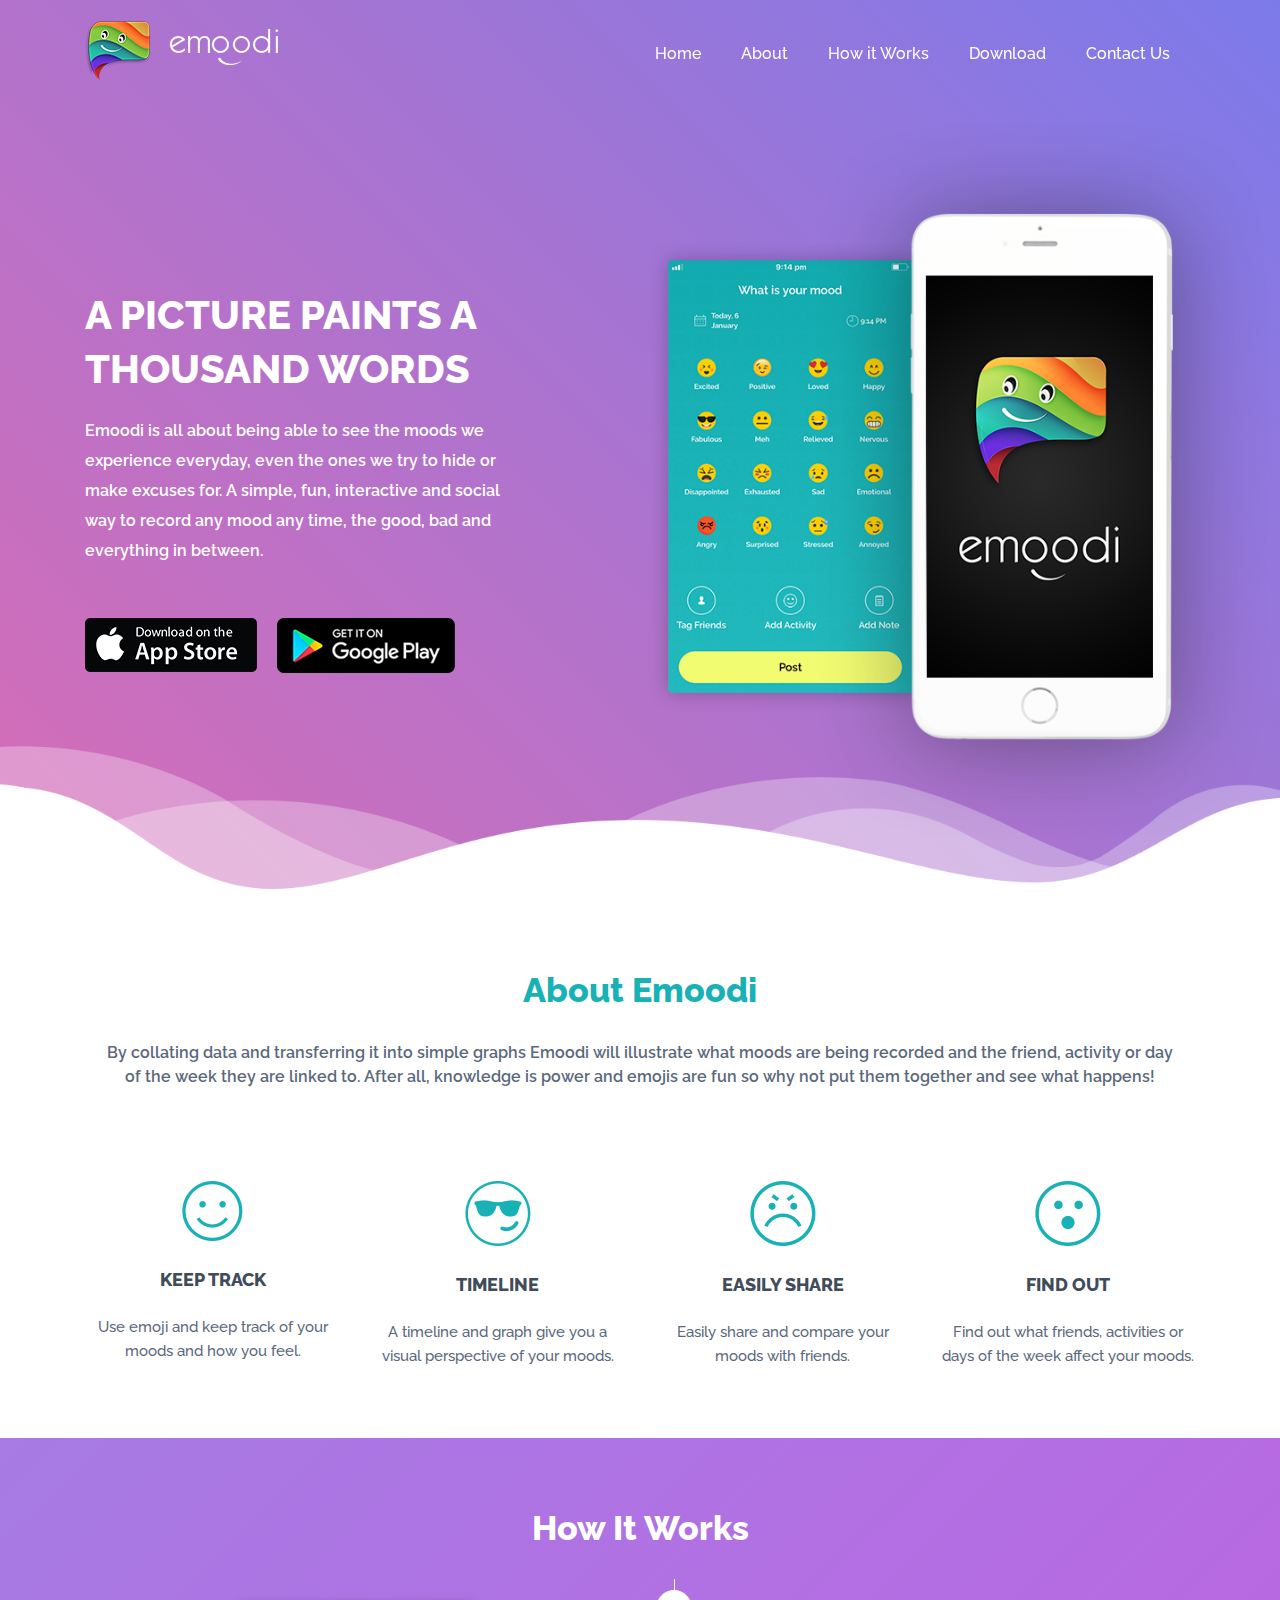
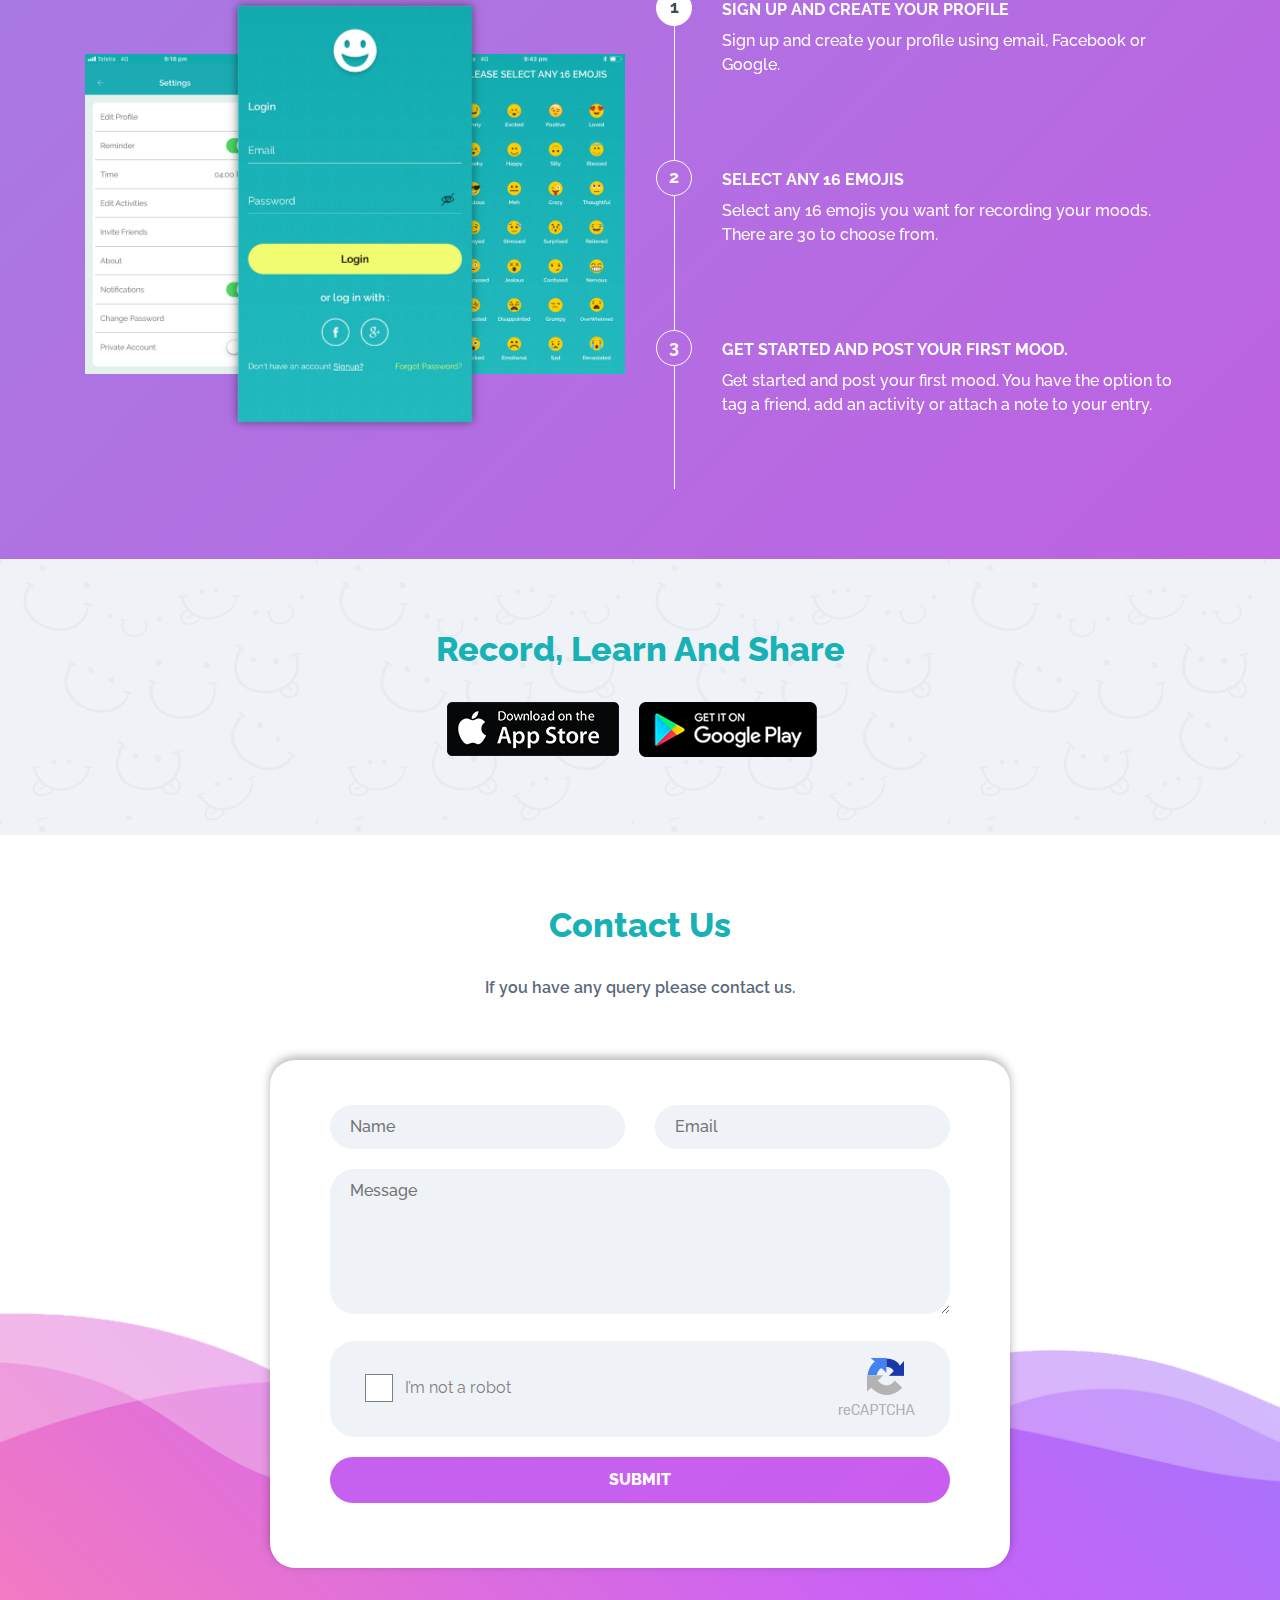
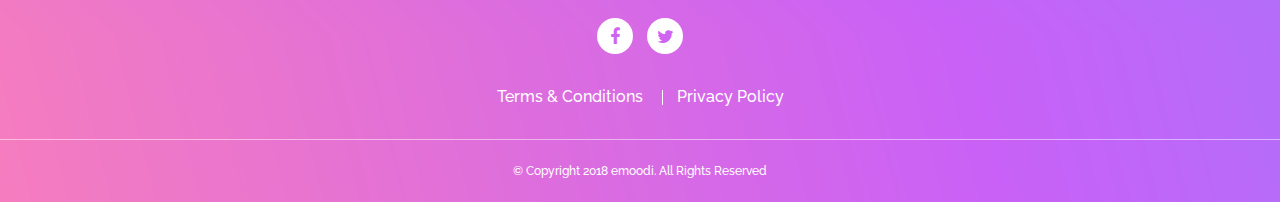
<file: index.html>
<!doctype html>
<html>
	<head>
		<meta charset="utf-8">
		<meta name="viewport" content="width=device-width, initial-scale=1, maximum-scale=1, user-scalable=0" />
		<meta http-equiv="X-UA-Compatible" content="IE=edge" />
		<meta name="format-detection" content="telephone=no" />
		<meta name="SKYPE_TOOLBAR" content="SKYPE_TOOLBAR_PARSER_COMPATIBLE" />
		<title>Emoodi | Homepage</title>
		<link type="text/css" href="css/bootstrap.min.css" rel="stylesheet">
		<link type="text/css" href="css/style.css" rel="stylesheet">
		<link type="text/css" href="css/slick.css" rel="stylesheet">
		<link type="text/css" href="css/custom.css" rel="stylesheet">
		<link type="text/css" href="https://maxcdn.bootstrapcdn.com/font-awesome/4.7.0/css/font-awesome.min.css" rel="stylesheet">
		<!-- HTML5 shim and Respond.js for IE8 support of HTML5 elements and media queries -->
		<!-- WARNING: Respond.js doesn't work if you view the page via file:// -->
		<!--[if lt IE 9]>
		<script src="https://oss.maxcdn.com/html5shiv/3.7.2/html5shiv.min.js"></script>
		<script src="https://oss.maxcdn.com/respond/1.4.2/respond.min.js"></script>
		<![endif]-->
	</head>
	<body>
		<!-- top section starts -->
		<!-- header section starts -->
		<header>
			<div class="container">
				<div class="logo">
					<a href="index.html"><img src="images/logo.png" alt=""></a>
				</div>
				<button class="c-hamburger c-hamburger--htx mobile-menu showing-menu">
				<span>toggle menu</span>
				</button>
				<nav>
					<ul>
						<li><a href="#top" class="scrollTo">Home</a></li>
						<li><a href="#about-sec" class="scrollTo">About</a></li>
						<li><a href="#work-sec" class="scrollTo">How it Works</a></li>
						<li><a href="#download-sec" class="scrollTo">Download</a></li>
						<li><a href="#contact-sec" class="scrollTo">Contact Us</a></li>
						
						<li class="d-xs-block d-md-none">
							<ul class="socialicons">
								<li>
									<a href="#"><i class="fa fa-facebook" aria-hidden="true"></i></a>
								</li>
								<li>
									<a href="#"><i class="fa fa-twitter" aria-hidden="true"></i></a>
								</li>
							</ul>
						</li>
					</ul>
				</nav>
			</div>
		</header>
		<!-- /header ends-->
		<!-- top section ends -->
		<!-- banner section starts -->
		<section class="banner" id="top">
			<div class="banner-inner">
				<div class="container d-flex">
					<div class="banner-outer row align-self-center">
						<div class="banner-left  align-self-center col-md-5 align-center">
							<h2>a picture paints a thousand words</h2>
							<p>Emoodi is all about being able to see the moods we experience everyday, even the ones we try to hide or make excuses for.  A simple, fun, interactive and social way to record any mood any time, the good, bad and everything in between.</p>
							<ul>
								<li>
									<a href="#"><img src="images/app-store.png" class="img-fluid" alt=""></a>
								</li>
								<li>
									<a href="#"><img src="images/google-play.png" class="img-fluid" alt=""></a>
								</li>
							</ul>
						</div>
						<div class="banner-right text-center text-md-right col-md-7">
							<img src="images/banner-mobile.png" class="img-fluid" alt="">
						</div>
					</div>
				</div>
			</div>
		</section>
		<!-- banner section ends -->
		<!-- main section starts -->
		<main>
			<!-- about section start -->
			<section id="about-sec" data-section-offset="20" class="aboutSection text-center secPadding">
				<div class="container">
					<div class="section-title col-12">
						<h2 class="title">About Emoodi</h2>
						<p>By collating data and transferring it into simple graphs Emoodi will illustrate what moods are being recorded and the friend, activity or day of the week they are linked to. After all, knowledge is power and emojis are fun so why not put them together and see what happens!</p>
					</div>
					<div class="about_box row">
						<div class="col-sm-6 col-md-3 box">
							<div class="icon">
								<img src="images/keeptrack-icon.png" alt="">
							</div>
							<h3>Keep Track</h3>
							<p>Use emoji and keep track of your moods and how you feel.</p>
						</div>
						<div class="col-sm-6 col-md-3 box">
							<div class="icon">
								<img src="images/timeline-icon.png" alt="">
							</div>
							<h3>Timeline</h3>
							<p>A timeline and graph give you a visual perspective of your moods.</p>
						</div>
						<div class="col-sm-6 col-md-3 box">
							<div class="icon">
								<img src="images/easyshare-icon.png" alt="">
							</div>
							<h3>Easily share</h3>
							<p>Easily share and compare your moods with friends.</p>
						</div>
						<div class="col-sm-6 col-md-3 box">
							<div class="icon">
								<img src="images/findout-icon.png" alt="">
							</div>
							<h3>Find out</h3>
							<p>Find out what friends, activities or days of the week affect your moods.</p>
						</div>
					</div>
				</div>
			</section>
			<!-- about section end -->
			<!-- how it works section start -->
			<section id="work-sec" data-section-offset="20" class="howworkSection secPadding clearfix">
				<div class="container">
					<div class="section-title col-12 text-center">
						<h2 class="title white">How it Works</h2>
					</div>				
					<div class="row HomeSlider">						
						<div  class="col-lg-6 order-lg-6">
							<div id="slick-pager">
							<div class="pagerNavigation pagerNavigationTop">
								<span class="top"><i class="fa fa-angle-up"></i></span>
							</div>
							<div class="slick-pager">
								<a data-slide-index="1" href="javascript:void(0)">
									<span class="nummber">1</span>
									<div class="slider-inf"><h3>Sign up and create your profile</h3>
										<p>
											Sign up and create your profile    using email, Facebook or Google.
										</p>
									</div>
								</a>
								<a data-slide-index="2" href="javascript:void(0)">
									<span class="nummber">2</span>
									<div class="slider-inf"><h3>Select any 16 emojis</h3>
										<p>
											Select any 16 emojis  you want for recording your moods.  There are 30 to choose from.
										</p>
									</div>										
								</a>
								<a data-slide-index="3" href="javascript:void(0)">
									<span class="nummber">3</span>
									<div class="slider-inf"><h3>Get started and post your first mood.</h3>
										<p>
											Get started and post your first mood.    You have the option to tag a friend, add an activity or attach a note to your entry.
										</p>
									</div>											
								</a>
								<a data-slide-index="1" href="javascript:void(0)">
									<span class="nummber">4</span>
									<div class="slider-inf"><h3>Check out your entries.</h3>
										<p>
											Check out your entries.    You can edit your note, add comments, discuss with your Emoodi friends, share your page or delete the entry.
										</p>
									</div>												
								</a>
								<a data-slide-index="2" href="javascript:void(0)">
									<span class="nummber">5</span>
									<div class="slider-inf"><h3>The calendar function</h3>
										<p>
											The calendar function   will highlight the days you have posted a mood.  If you forgot a day don't worry you can still add a post.  Your emojis will tell you how many times they have been selected that month.
										</p>
									</div>
								</a>
								<a data-slide-index="3" href="javascript:void(0)">
									<span class="nummber">6</span>
									<div class="slider-inf"><h3>Filter Function</h3>
										<p>
											Want specifics then tap on the   Filter Function  .  You can use it to see the moods you posted in relation to a particular friend, activity or date.
										</p>
									</div>										
								</a>
								<a data-slide-index="1" href="javascript:void(0)">
									<span class="nummber">7</span>
									<div class="slider-inf"><h3>Love statistics</h3>
										<p>
											Love statistics  , go to the Pie Graph.  Your emojis will show you what percentage they have been used. For more detail select a friend, activity or day of the week and watch them change.
										</p>
									</div>
								</a>
								<a data-slide-index="2" href="javascript:void(0)">
									<span class="nummber">8</span>
									<div class="slider-inf"><h3>invite your friends</h3>
										<p>
											Make things interesting and    invite your friends   to use the app.  Once you are Emoodi Friends they will be notified of any posts you tag them in and can comment on each others posts.  Don't worry there is a privacy function if you don't want to share.
										</p>
									</div>
								</a>
								<a data-slide-index="3" href="javascript:void(0)">
									<span class="nummber">9</span>
									<div class="slider-inf"><h3>Set a reminder</h3>
										<p>
											There are more  functions too.    Set a reminder    so you never forget to enter your mood, edit your activities or profile.  You can always contact us if you have any questions.
										</p>
									</div>
								</a>
							</div>
							<div class="pagerNavigation pagerNavigationBottom">
								<span class="bottom"><i class="fa fa-angle-down"></i></span>
							</div>
							</div>
						</div>
						<div class="col-lg-6">
							<div class="center slider">
							<div>
								<img alt="" src="images/1.png">
							</div>
							<div>
								<img alt="" src="images/2.png">
							</div>
							<div>
								<img alt="" src="images/3.png">
							</div>
							<div>
								<img alt="" src="images/4.png">
							</div>
							<div>
								<img alt="" src="images/5.png">
							</div>
							<div>
								<img alt="" src="images/6.png">
							</div>
							<div>
								<img alt="" src="images/7.png">
							</div>
							<div>
								<img alt="" src="images/8.png">
							</div>
							<div>
								<img alt="" src="images/9.png">
							</div>
							</div>
						</div>
					</div>
				</div>
			</section>
			<!-- how it works section end -->
											
			<!-- download section start -->
			<section id="download-sec"  data-section-offset="20" class="downloadSection secPadding">
				<div class="container">
					<div class="row">
						<div class="section-title col-12 text-center">
							<h2 class="title">Record, learn and share</h2>
							<!--<p>Emoodi is all about being able to see the moods we experience everyday, even the ones we try to hide or make excuses for.</p> -->
						</div>
						<ul class="download-links col-12 text-center">
							<li><a href="#"><img src="images/app-store.png" alt="" class="img-fluid"></a></li>
							<li><a href="#"><img src="images/google-play.png" alt="" class="img-fluid"></a></li>
						</ul>
					</div>
				</div>
			</section>
			<!-- download section end -->
			<!-- contact section start -->
			<section id="contact-sec"  data-section-offset="20" class="contactSection secPadding">
				<div class="container">
					<div class="section-title col-12 text-center">
						<h2 class="title">Contact Us</h2>
						<p>If you have any query please contact us.</p>
					</div>
					<div class="contact_box col-12 col-lg-8 offset-lg-2">
						<form class="row">
							<div class="form-group col-md-6">
								<input type="text" placeholder="Name">
							</div>
							<div class="form-group col-md-6">
								<input type="text"  placeholder="Email">
							</div>
							<div class="form-group col-12">
								<textarea placeholder="Message"></textarea>
							</div>
							<div class="form-group col-12">
								<div class="radio-outer row mx-0">
									<div class="col-md-6">
										<label class="z_checked">
											<input type="checkbox" name="checkboxInline">
											<span>I’m not a robot</span>
										</label>
									</div>
									<div class="col-md-6 forget-pswd text-md-right">
										<a href="#" class="capcha-img"><img src="images/capcha.png" class="img-fluid" alt=""></a>
									</div>
								</div>
							</div>
							<div class="form-group col-12">
								<input type="submit" Value="Submit">
							</div>
						</form>
					</div>
				</div>
			</section>
			<!-- contact section end -->
		</main>
		<!-- main section ends -->
		<!-- footer section starts -->
		<footer class="footer text-center">
			<ul class="foot-social">
				<li>
					<a href="#"><i class="fa fa-facebook" aria-hidden="true"></i></a>
				</li>
				<li>
					<a href="#"><i class="fa fa-twitter" aria-hidden="true"></i></a>
				</li>
			</ul>
			<ul class="foot-link">
				<li>
					<a href="terms-condition.html">Terms &amp; Conditions</a>
				</li>
				<li>
					<a href="privacy-policy.html">Privacy Policy</a>
				</li>
			</ul>
			<p class="copyright">© Copyright 2018 emoodi. All Rights Reserved</p>
		</footer>
		<!-- footer section ends -->
		<script src="https://ajax.googleapis.com/ajax/libs/jquery/1.11.3/jquery.min.js"></script>
		
		<script src="js/jquery-ui.min.js"></script>
		<!-- Slick library -->
		<script src="js/slick.js"></script>
		<!-- Slick Init -->
		<script src="js/custom.js"></script>
	</body>
</html>
</file>
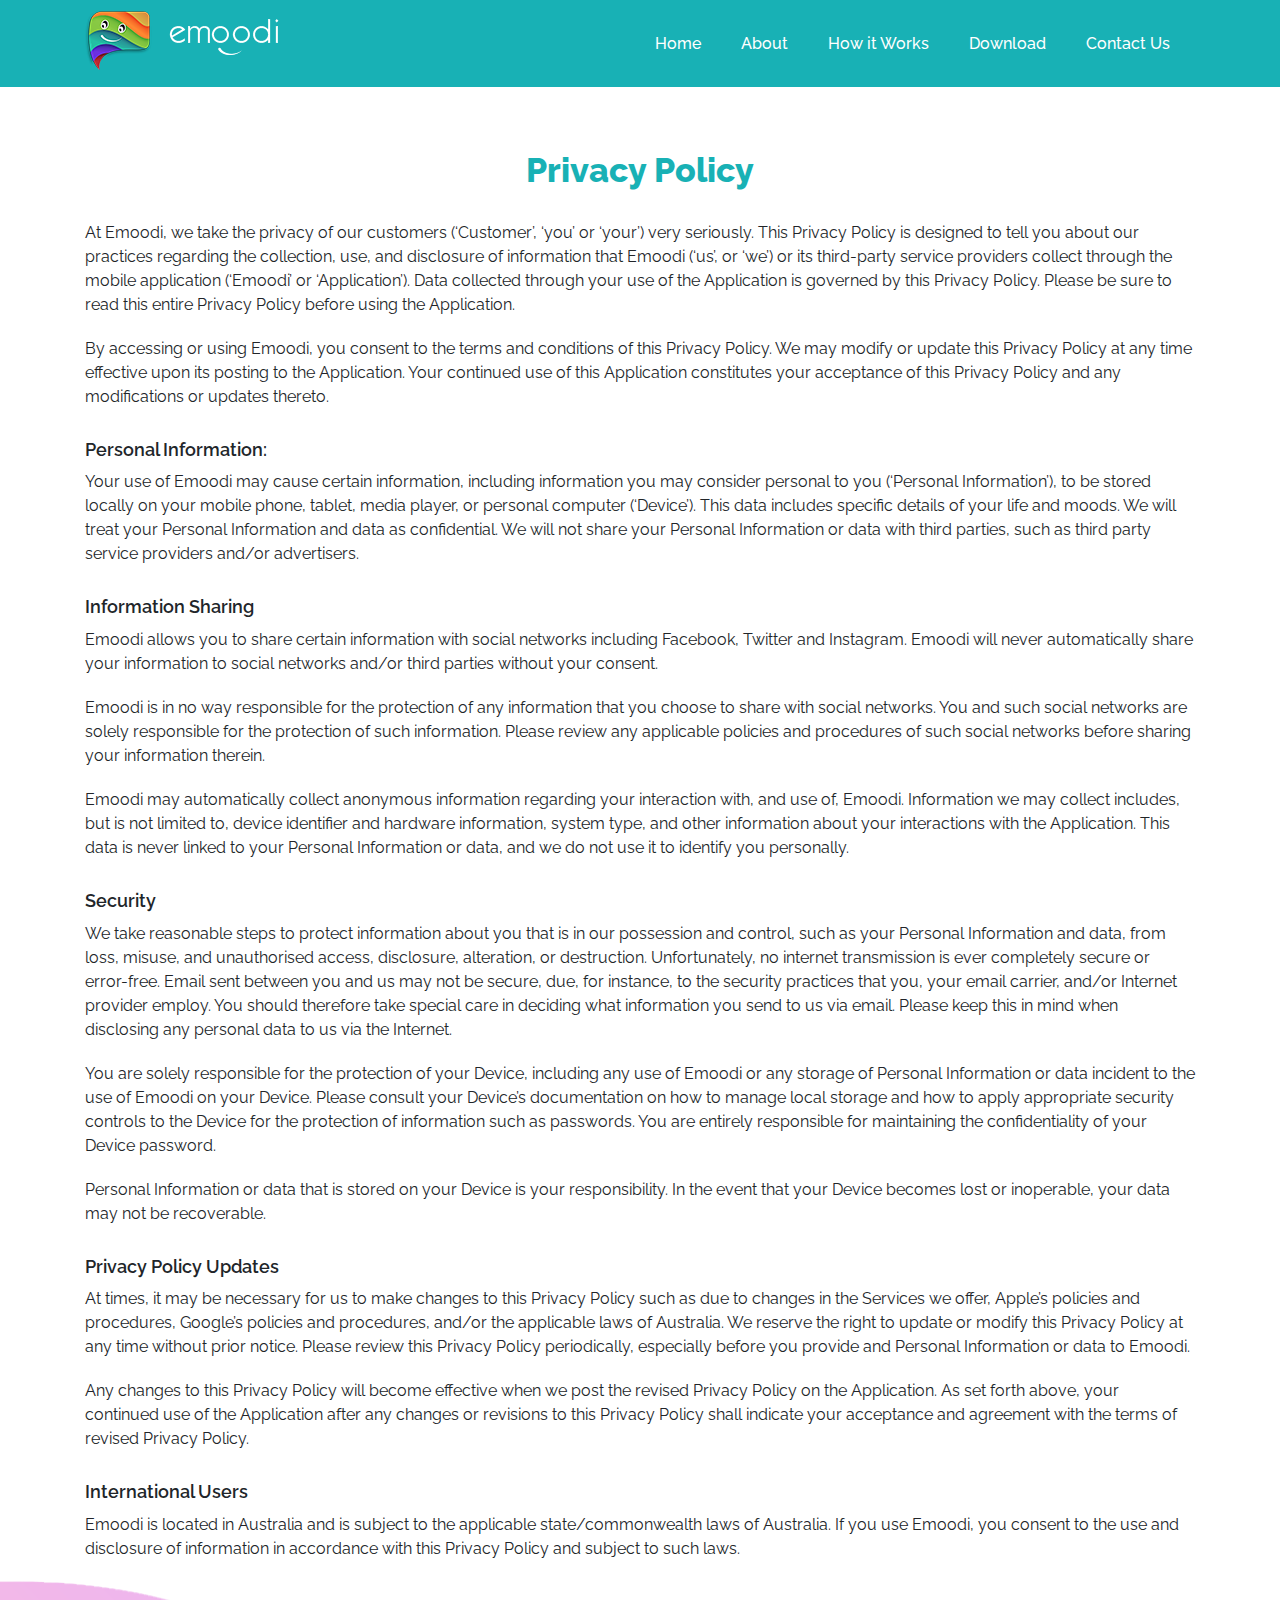
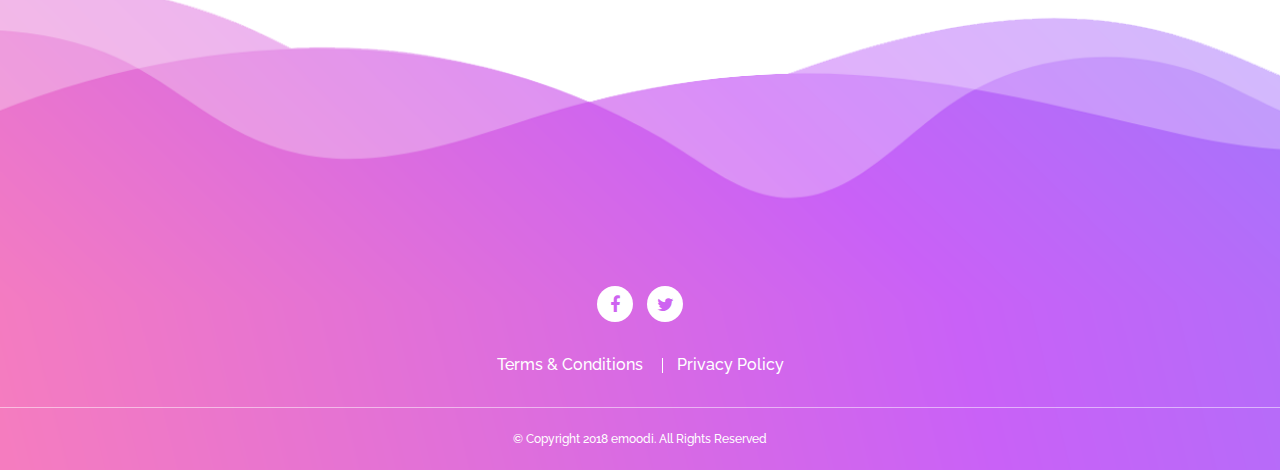
<file: privacy-policy.html>
<!doctype html>
<html>
    <head>
        <meta charset="utf-8">
        <meta name="viewport" content="width=device-width, initial-scale=1, maximum-scale=1, user-scalable=0" />
        <meta http-equiv="X-UA-Compatible" content="IE=edge" />
        <meta name="format-detection" content="telephone=no" />
        <meta name="SKYPE_TOOLBAR" content="SKYPE_TOOLBAR_PARSER_COMPATIBLE" />
        <title>Emoodi | Privacy Policy</title>
        <link type="text/css" href="css/bootstrap.min.css" rel="stylesheet">
        <link type="text/css" href="css/style.css" rel="stylesheet">
        <link type="text/css" href="css/slick.css" rel="stylesheet">
        <link type="text/css" href="css/custom.css" rel="stylesheet">
        <link type="text/css" href="https://maxcdn.bootstrapcdn.com/font-awesome/4.7.0/css/font-awesome.min.css" rel="stylesheet">
        <!-- HTML5 shim and Respond.js for IE8 support of HTML5 elements and media queries -->
        <!-- WARNING: Respond.js doesn't work if you view the page via file:// -->
        <!--[if lt IE 9]>
        <script src="https://oss.maxcdn.com/html5shiv/3.7.2/html5shiv.min.js"></script>
        <script src="https://oss.maxcdn.com/respond/1.4.2/respond.min.js"></script>
        <![endif]-->
    </head>
    <body>
        <!-- header section starts -->
        <header  class="innerpagehead">
            <div class="container">
                <div class="logo">
                    <a href="index.html"><img src="images/logo.png" alt=""></a>
                </div>
                <button class="c-hamburger c-hamburger--htx mobile-menu showing-menu">
                <span>toggle menu</span>
                </button>
                <nav>
                    <ul>
                        <li><a href="index.html" class="scrollTo">Home</a></li>
                        <li><a href="index.html#about-sec" class="scrollTo">About</a></li>
                        <li><a href="index.html#work-sec" class="scrollTo">How it Works</a></li>
                        <li><a href="index.html#download-sec" class="scrollTo">Download</a></li>
                        <li><a href="index.html#contact-sec" class="scrollTo">Contact Us</a></li>
                        
                    </ul>
                </nav>
            </div>
        </header>
        <!-- /header ends-->
        <!-- top section starts -->
        <main class="iner-page">
                <div class="container">
                    <div class="section-title text-center">
                        <h2 class="title">Privacy Policy</h2>
                    </div>
                
                    <p>At Emoodi, we take the privacy of our customers (‘Customer’, ‘you’ or ‘your’) very seriously.  This Privacy Policy is designed to tell you about our practices regarding the collection, use, and disclosure of information that Emoodi (‘us’, or ‘we’) or its third-party service providers collect through the mobile application (‘Emoodi’ or ‘Application’).  Data collected through your use of the Application is governed by this Privacy Policy.  Please be sure to read this entire Privacy Policy before using the Application.</p>
                   <p>By accessing or using Emoodi, you consent to the terms and conditions of this Privacy Policy.  We may modify or update this Privacy Policy at any time effective upon its posting to the Application.  Your continued use of this Application constitutes your acceptance of this Privacy Policy and any modifications or updates thereto.</p>
                   <h2>Personal Information:</h2>
                   <p>Your use of Emoodi may cause certain information, including information you may consider personal to you (‘Personal Information’), to be stored locally on your mobile phone, tablet, media player, or personal computer (‘Device’).  This data includes specific details of your life and moods.  We will treat your Personal Information and data as confidential.  We will not share your Personal Information or data with third parties, such as third party service providers and/or advertisers. </p>
                   <h2>Information Sharing</h2>
                   <p>Emoodi allows you to share certain information with social networks including Facebook, Twitter and Instagram.  Emoodi will never automatically share your information to social networks and/or third parties without your consent.</p>
                   <p>Emoodi is in no way responsible for the protection of any information that you choose to share with social networks.  You and such social networks are solely responsible for the protection of such information.  Please review any applicable policies and procedures of such social networks before sharing your information therein.</p>
                   <p>Emoodi may automatically collect anonymous information regarding your interaction with, and use of, Emoodi.  Information we may collect includes, but is not limited to, device identifier and hardware information, system type, and other information about your interactions with the Application.  This data is never linked to your Personal Information or data, and we do not use it to identify you personally.</p>
                   <h2>Security</h2>
                   <p>We take reasonable steps to protect information about you that is in our possession and control, such as your Personal Information and data, from loss, misuse, and unauthorised access, disclosure, alteration, or destruction.  Unfortunately, no internet transmission is ever completely secure or error-free.  Email sent between you and us may not be secure, due, for instance, to the security practices that you, your email carrier, and/or Internet provider employ.  You should therefore take special care in deciding what information you send to us via email.  Please keep this in mind when disclosing any personal data to us via the Internet.</p>
                   <p>You are solely responsible for the protection of your Device, including any use of Emoodi or any storage of Personal Information or data incident to the use of Emoodi on your Device.  Please consult your Device’s documentation on how to manage local storage and how to apply appropriate security controls to the Device for the protection of information such as passwords.  You are entirely responsible for maintaining the confidentiality of your Device password.</p>
                   <p>Personal Information or data that is stored on your Device is your responsibility.  In the event that your Device becomes lost or inoperable, your data may not be recoverable.</p>
                   <h2>Privacy Policy Updates</h2>
                   <p>At times, it may be necessary for us to make changes to this Privacy Policy such as due to changes in the Services we offer, Apple’s policies and procedures, Google’s policies and procedures, and/or the applicable laws of Australia.  We reserve the right to update or modify this Privacy Policy at any time without prior notice.  Please review this Privacy Policy periodically, especially before you provide and Personal Information or data to Emoodi.</p>
                   <p>Any changes to this Privacy Policy will become effective when we post the revised Privacy Policy on the Application.  As set forth above, your continued use of the Application after any changes or revisions to this Privacy Policy shall indicate your acceptance and agreement with the terms of revised Privacy Policy.</p>
                   <h2>International Users</h2>
                   <p>Emoodi is located in Australia and is subject to the applicable state/commonwealth laws of Australia.  If you use Emoodi, you consent to the use and disclosure of information in accordance with this Privacy Policy and subject to such laws.</p>                   
                </div>
            </main>
            <!-- footer section starts -->
                <footer class="footer text-center">
                    <ul class="foot-social">
                        <li>
                            <a href="#"><i class="fa fa-facebook" aria-hidden="true"></i></a>
                        </li>
                        <li>
                            <a href="#"><i class="fa fa-twitter" aria-hidden="true"></i></a>
                        </li>
                    </ul>
                    <ul class="foot-link">
                        <li>
                            <a href="terms-condition.html">Terms &amp; Conditions</a>
                        </li>
                        <li>
                            <a href="privacy-policy.html">Privacy Policy</a>
                        </li>
                    </ul>
                    <p class="copyright">© Copyright 2018 emoodi. All Rights Reserved</p>
                </footer>
                <!-- footer section ends -->            
        </body>
    </html>
</file>
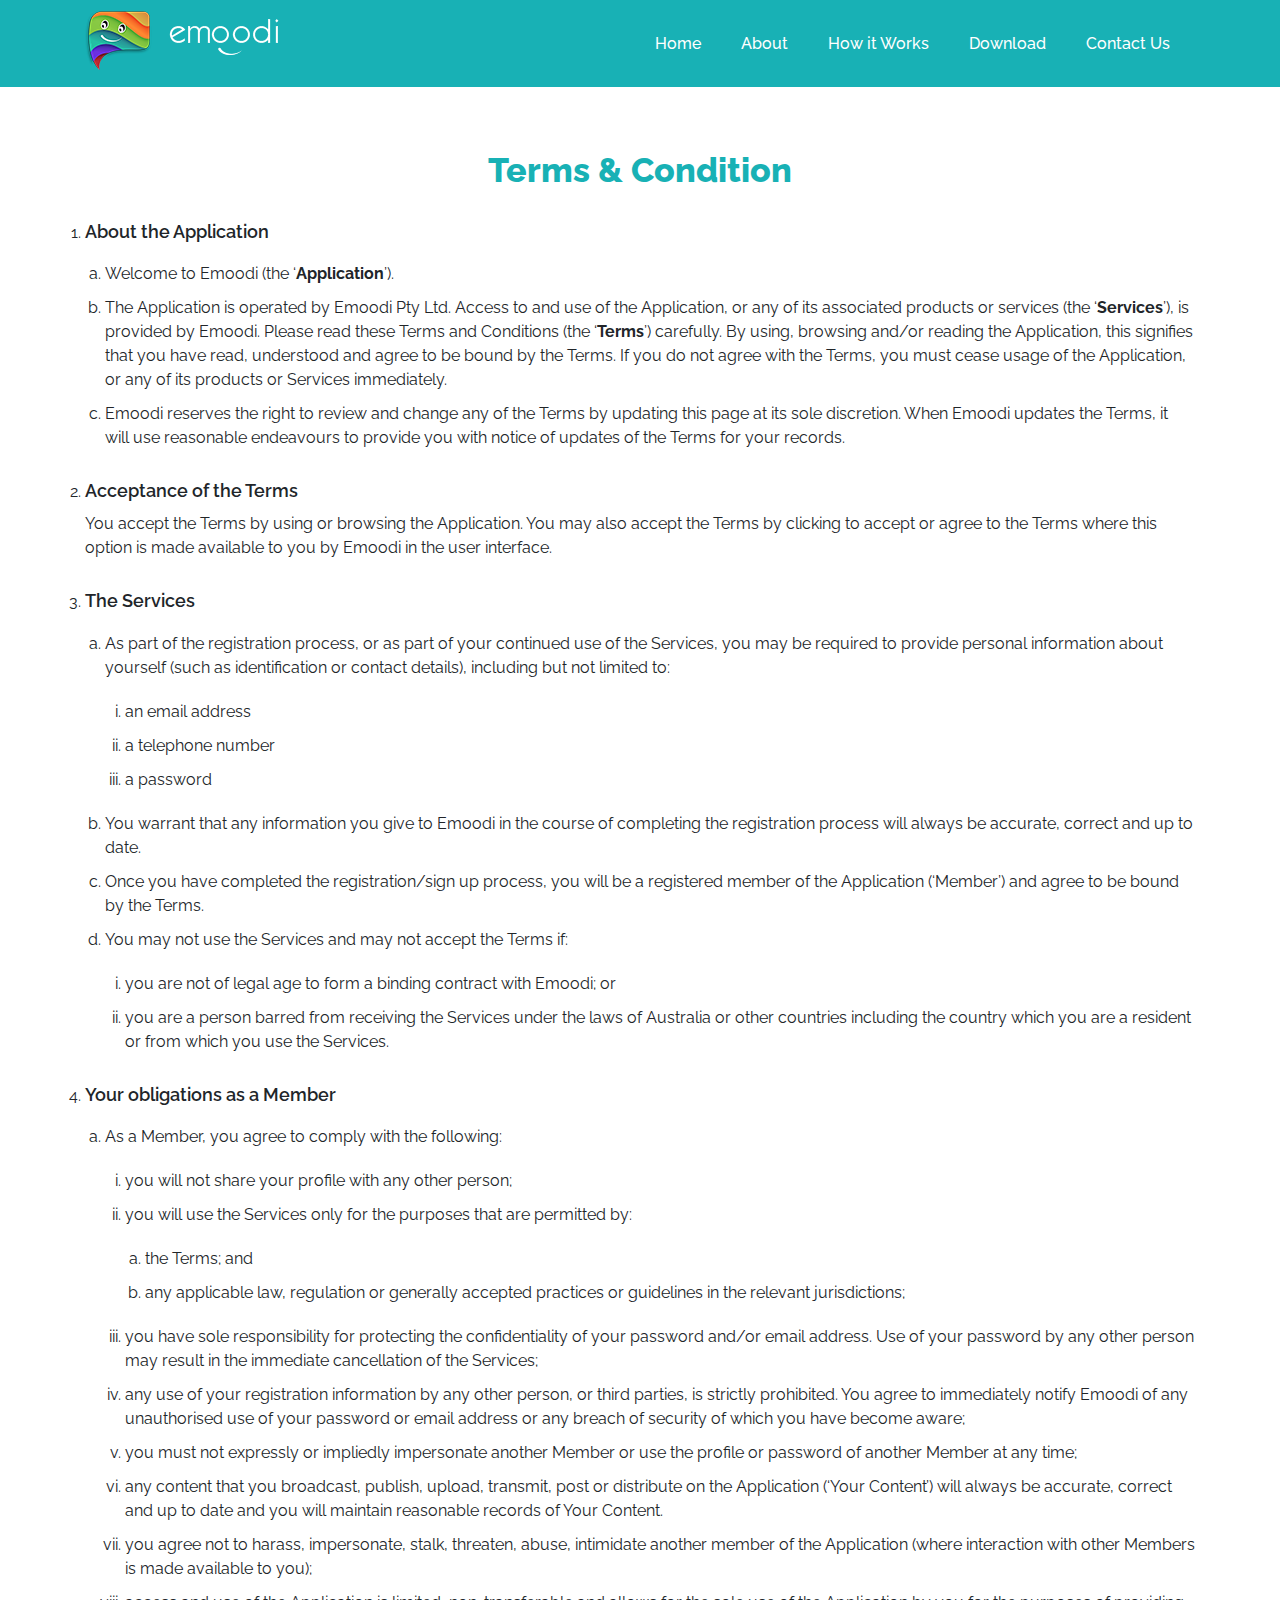
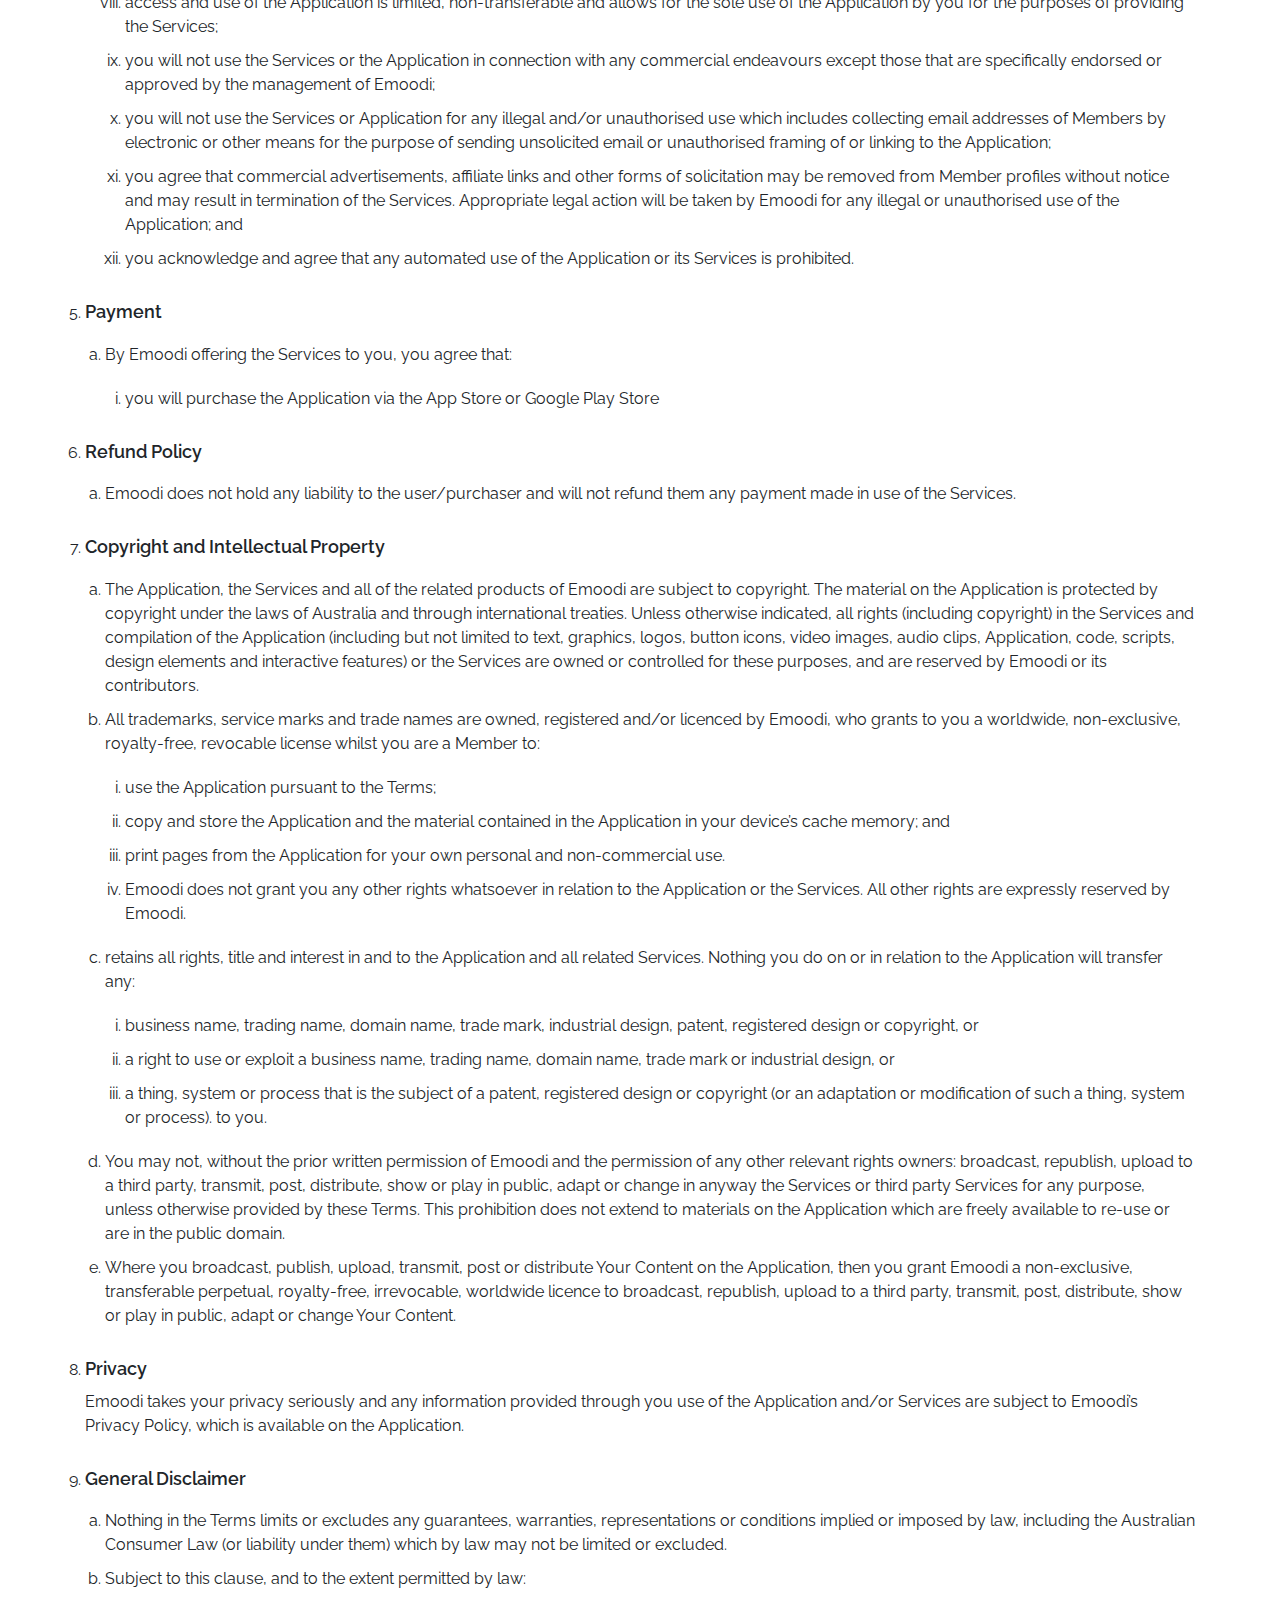
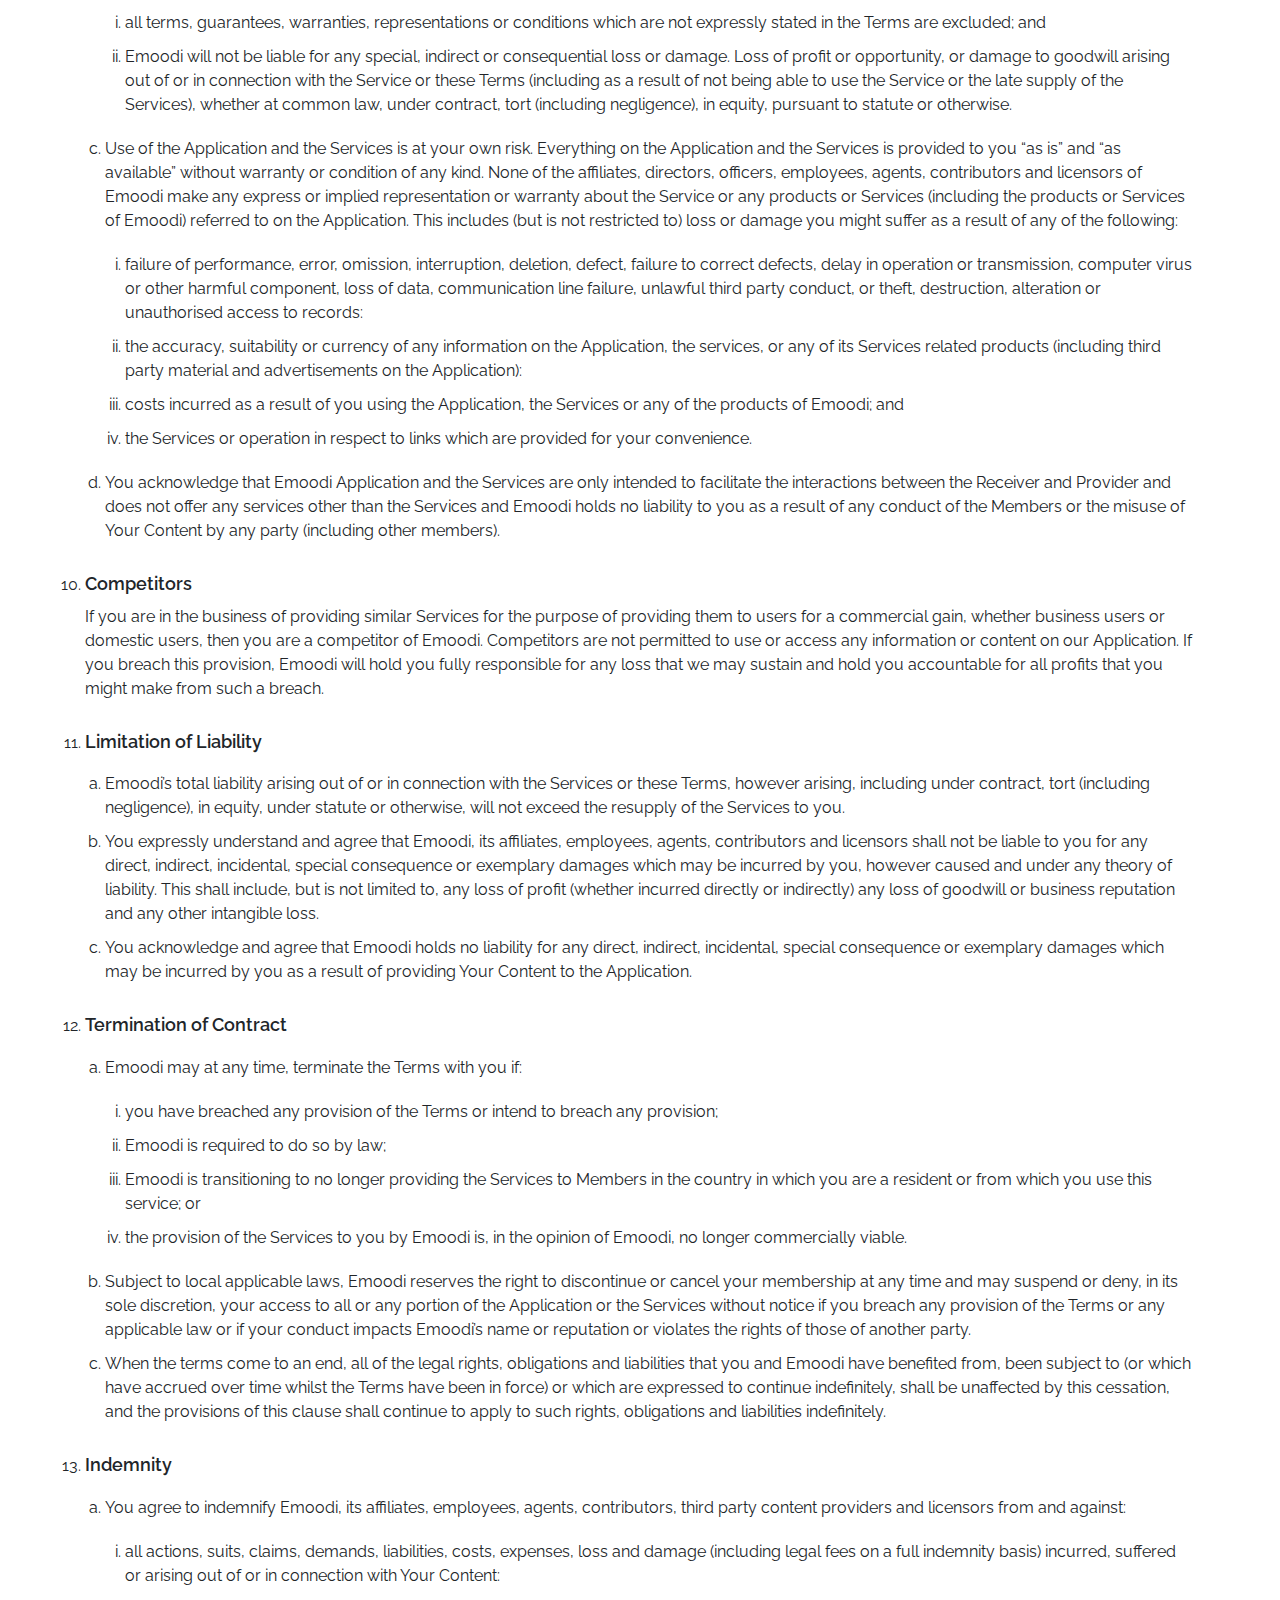
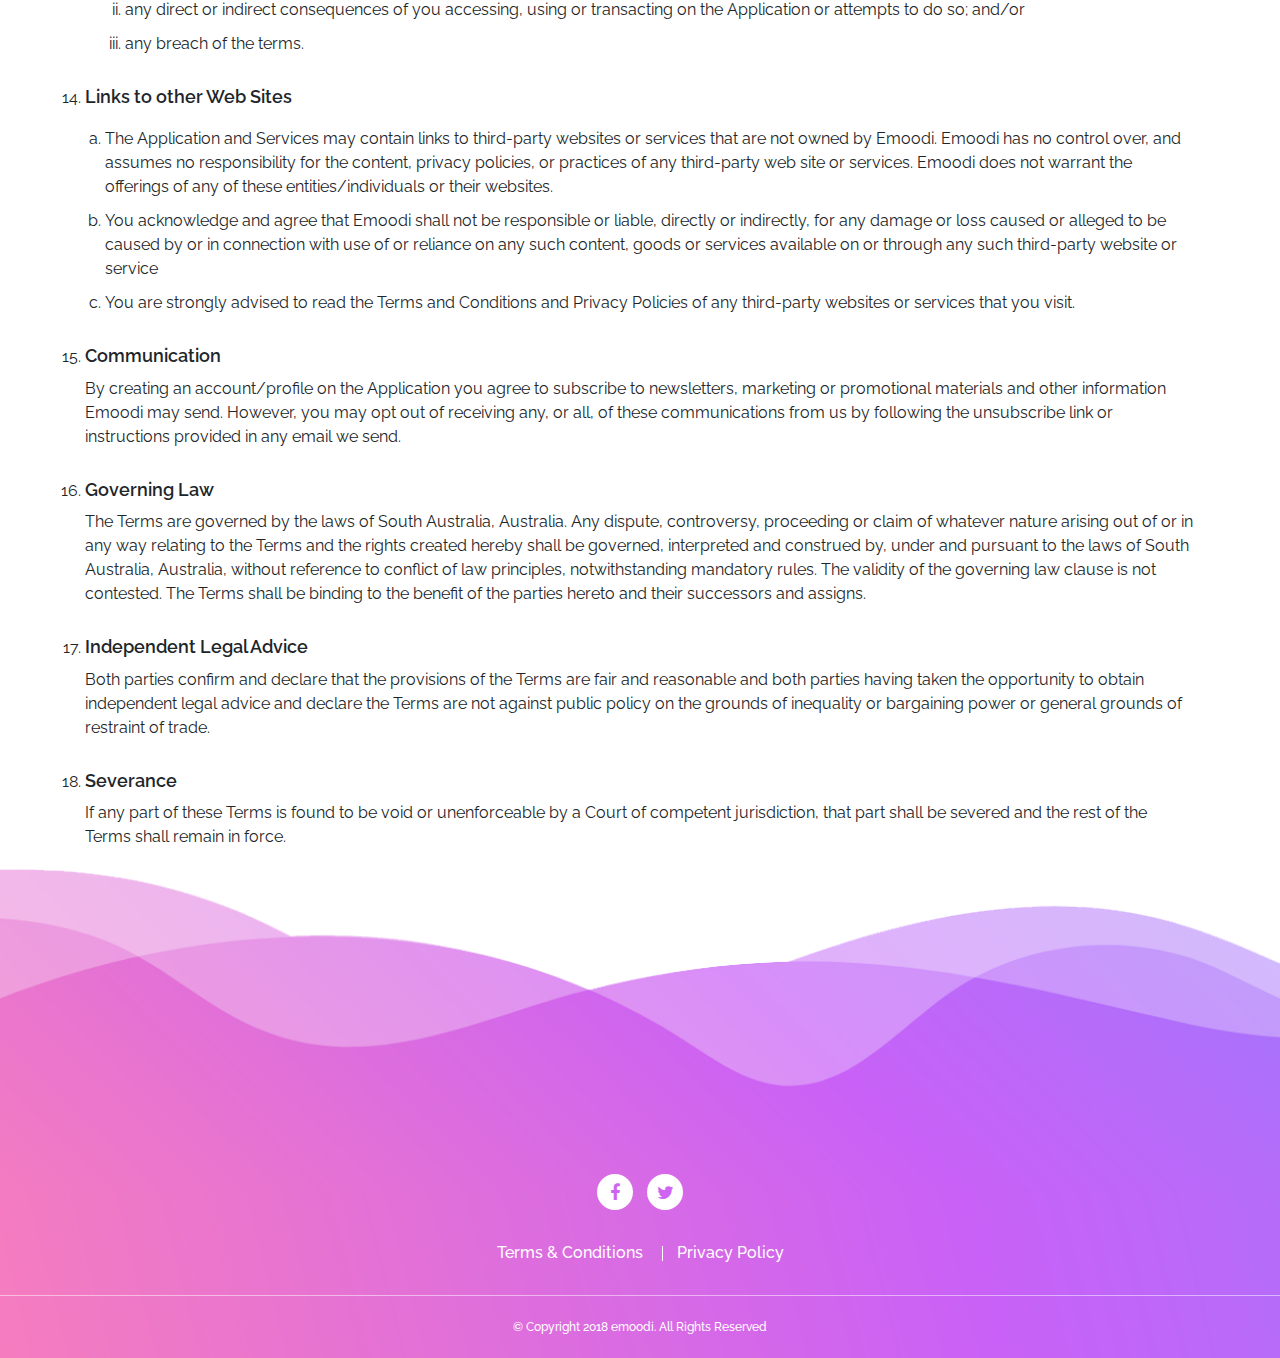
<file: terms-condition.html>
<!doctype html>
<html>
    <head>
        <meta charset="utf-8">
        <meta name="viewport" content="width=device-width, initial-scale=1, maximum-scale=1, user-scalable=0" />
        <meta http-equiv="X-UA-Compatible" content="IE=edge" />
        <meta name="format-detection" content="telephone=no" />
        <meta name="SKYPE_TOOLBAR" content="SKYPE_TOOLBAR_PARSER_COMPATIBLE" />
        <title>Emoodi | Terms & Condition</title>
        <link type="text/css" href="css/bootstrap.min.css" rel="stylesheet">
        <link type="text/css" href="css/style.css" rel="stylesheet">
        <link type="text/css" href="css/slick.css" rel="stylesheet">
        <link type="text/css" href="css/custom.css" rel="stylesheet">
        <link type="text/css" href="https://maxcdn.bootstrapcdn.com/font-awesome/4.7.0/css/font-awesome.min.css" rel="stylesheet">
        <!-- HTML5 shim and Respond.js for IE8 support of HTML5 elements and media queries -->
        <!-- WARNING: Respond.js doesn't work if you view the page via file:// -->
        <!--[if lt IE 9]>
        <script src="https://oss.maxcdn.com/html5shiv/3.7.2/html5shiv.min.js"></script>
        <script src="https://oss.maxcdn.com/respond/1.4.2/respond.min.js"></script>
        <![endif]-->
    </head>
    <body>
        <!-- header section starts -->
        <header  class="innerpagehead">
            <div class="container">
                <div class="logo">
                    <a href="index.html"><img src="images/logo.png" alt=""></a>
                </div>
                <button class="c-hamburger c-hamburger--htx mobile-menu showing-menu">
                <span>toggle menu</span>
                </button>
                <nav>
                    <ul>
                        <li><a href="index.html" class="scrollTo">Home</a></li>
                        <li><a href="index.html#about-sec" class="scrollTo">About</a></li>
                        <li><a href="index.html#work-sec" class="scrollTo">How it Works</a></li>
                        <li><a href="index.html#download-sec" class="scrollTo">Download</a></li>
                        <li><a href="index.html#contact-sec" class="scrollTo">Contact Us</a></li>
                        
                    </ul>
                </nav>
            </div>
        </header>
        <!-- /header ends-->
        <!-- top section starts -->
        <main class="iner-page">
                <div class="container">
                    <div class="section-title text-center">
                        <h2 class="title">Terms & Condition</h2>
                    </div>
                    <ol class="terms-list">
                        <li>
                            <h2>About the Application</h2>
                             <ol>
                                <li>Welcome to Emoodi (the ‘<b>Application</b>’).</li>
                                <li>The Application is operated by Emoodi Pty Ltd.  Access to and use of the Application, or any of its associated products or services (the ‘<b>Services</b>’), is provided by Emoodi.  Please read these Terms and Conditions (the ‘<b>Terms</b>’) carefully.  By using, browsing and/or reading the Application, this signifies that you have read, understood and agree to be bound by the Terms.  If you do not agree with the Terms, you must cease usage of the Application, or any of its products or Services immediately.</li>
                                <li>Emoodi reserves the right to review and change any of the Terms by updating this page at its sole discretion.  When Emoodi updates the Terms, it will use reasonable endeavours to provide you with notice of updates of the Terms for your records.</li>
                            </ol>
                        </li>
                        <li><h2>Acceptance of the Terms</h2>
                            <p>You accept the Terms by using or browsing the Application.  You may also accept the Terms by clicking to accept or agree to the Terms where this option is made available to you by Emoodi in the user interface.</p>
                        </li>
                        <li>
                            <h2>The Services</h2>
                            <ol>
                                <li>As part of the registration process, or as part of your continued use of the Services, you may be required to provide personal information about yourself (such as identification or contact details), including but not limited to:
                                    <ol>
                                        <li>an email address</li>
                                        <li>a telephone number</li>
                                        <li>a password</li>
                                    </ol>
                                </li>
                                <li>You warrant that any information you give to Emoodi in the course of completing the registration process will always be accurate, correct and up to date.</li>
                                <li>Once you have completed the registration/sign up process, you will be a registered member of the Application (‘Member’) and agree to be bound by the Terms.</li>
                                <li>You may not use the Services and may not accept the Terms if:
                                    <ol>
                                        <li>you are not of legal age to form a binding contract with Emoodi; or</li>
                                        <li>you are a person barred from receiving the Services under the laws of Australia or other countries including the country which you are a resident or from which you use the Services.</li>
                                    </ol>
                                </li>
                            </ol>
                        </li>
                        <li>
                            <h2>Your obligations as a Member</h2>
                            <ol>
                                <li>As a Member, you agree to comply with the following:
                                    <ol>
                                        <li>you will not share your profile with any other person;</li>
                                        <li>you will use the Services only for the purposes that are permitted by:
                                            <ol>
                                                <li>the Terms; and</li>
                                                <li>any applicable law, regulation or generally accepted practices or guidelines in the relevant jurisdictions;</li>
                                            </ol>
                                        </li>
                                        <li>you have sole responsibility for protecting the confidentiality of your    password and/or email address.  Use of your password by any other person may result in the immediate cancellation of the Services;</li>
                                        <li>any use of your registration information by any other person, or third parties, is strictly prohibited.  You agree to immediately notify Emoodi of any unauthorised use of your password or email address or any breach of security of which you have become aware;</li>
                                        <li>you must not expressly or impliedly impersonate another Member or use the profile or password of another Member at any time;</li>
                                        <li>any content that you broadcast, publish, upload, transmit, post or distribute on the Application (‘Your Content’) will always be accurate, correct and up to date and you will maintain reasonable records of Your Content.</li>
                                        <li>you agree not to harass, impersonate, stalk, threaten, abuse, intimidate another member of the Application (where interaction with other Members is made available to you);</li>
                                        <li>access and use of the Application is limited, non-transferable and allows for the sole use of the Application by you for the purposes of providing the Services;</li>
                                        <li>you will not use the Services or the Application in connection with any commercial endeavours except those that are specifically endorsed or approved by the management of Emoodi;</li>
                                        <li>you will not use the Services or Application for any illegal and/or unauthorised use which includes collecting email addresses of Members by electronic or other means for the purpose of sending unsolicited email or unauthorised framing of or linking to the Application;</li>
                                        <li>you agree that commercial advertisements, affiliate links and other forms of solicitation may be removed from Member profiles without notice and may result in termination of the Services.  Appropriate legal action will be taken by Emoodi for any illegal or unauthorised use of the Application; and</li>
                                        <li>you acknowledge and agree that any automated use of the Application or its Services is prohibited.</li>                                       
                                    </ol>
                                </li>                               
                            </ol>
                        </li>
                        <li><h2>Payment</h2>
                            <ol>
                                <li>By Emoodi offering the Services to you, you agree that:
                                    <ol>
                                        <li>you will purchase the Application via the App Store or Google Play Store</li>
                                    </ol>
                                </li>
                            </ol>
                        </li>
                        <li><h2>Refund Policy</h2>
                            <ol>
                                <li>Emoodi does not hold any liability to the user/purchaser and will not refund them any payment made in use of the Services.</li>
                            </ol>
                        </li>
                        <li>
                            <h2>Copyright and Intellectual Property</h2>
                            <ol>
                                <li>The Application, the Services and all of the related products of Emoodi are subject to copyright.  The material on the Application is protected by copyright under the laws of Australia and through international treaties.  Unless otherwise indicated, all rights (including copyright) in the Services and compilation of the Application (including but not limited to text, graphics, logos, button icons, video images, audio clips, Application, code, scripts, design elements and interactive features) or the Services are owned or controlled for these purposes, and are reserved by Emoodi or its contributors.</li>
                                <li>All trademarks, service marks and trade names are owned, registered and/or licenced by Emoodi, who grants to you a worldwide, non-exclusive, royalty-free, revocable license whilst you are a Member to:
                                    <ol>
                                        <li>use the Application pursuant to the Terms;</li>
                                        <li>copy and store the Application and the material contained in the Application in your device’s cache memory; and</li>
                                        <li>print pages from the Application for your own personal and non-commercial use.</li>
                                        <li>Emoodi does not grant you any other rights whatsoever in relation to the Application or the Services.  All other rights are expressly reserved by Emoodi.</li>
                                    </ol>
                                </li>
                                <li>retains all rights, title and interest in and to the Application and all related Services.  Nothing you do on or in relation to the Application will transfer any:
                                    <ol>
                                        <li>business name, trading name, domain name, trade mark, industrial design, patent, registered design or copyright, or</li>
                                        <li>a right to use or exploit a business name, trading name, domain name, trade mark or industrial design, or</li>
                                        <li>a thing, system or process that is the subject of a patent, registered design or copyright (or an adaptation or modification of such a thing, system or process). to you.</li>
                                    </ol>
                                </li>
                                <li>You may not, without the prior written permission of Emoodi and the permission of any other relevant rights owners: broadcast, republish, upload to a third party, transmit, post, distribute, show or play in public, adapt or change in anyway the Services or third party Services for any purpose, unless otherwise provided by these Terms.  This prohibition does not extend to materials on the Application which are freely available to re-use or are in the public domain.</li>
                                <li>Where you broadcast, publish, upload, transmit, post or distribute Your Content on the Application, then you grant Emoodi a non-exclusive, transferable perpetual, royalty-free, irrevocable, worldwide licence to broadcast, republish, upload to a third party, transmit, post, distribute, show or play in public, adapt or change Your Content.</li>
                            </ol>
                        </li>
                        <li>
                            <h2>Privacy</h2>
                            <p>Emoodi takes your privacy seriously and any information provided through you use of the Application and/or Services are subject to Emoodi’s Privacy Policy, which is available on the Application.</p>
                        </li>
                        <li>
                            <h2>General Disclaimer</h2>
                            <ol>
                                <li>Nothing in the Terms limits or excludes any guarantees, warranties, representations or conditions implied or imposed by law, including the Australian Consumer Law (or liability under them) which by law may not be limited or excluded.</li>
                                <li>Subject to this clause, and to the extent permitted by law:
                                    <ol>
                                        <li>all terms, guarantees, warranties, representations or conditions which are not expressly stated in the Terms are excluded; and</li>
                                        <li>Emoodi will not be liable for any special, indirect or consequential loss or damage.  Loss of profit or opportunity, or damage to goodwill arising out of or in connection with the Service or these Terms (including as a result of not being able to use the Service or the late supply of the Services), whether at common law, under contract, tort (including negligence), in equity, pursuant to statute or otherwise.</li>
                                    </ol>
                                </li>
                                <li>Use of the Application and the Services is at your own risk.  Everything on the Application and the Services is provided to you “as is” and “as available” without warranty or condition of any kind.  None of the affiliates, directors, officers, employees, agents, contributors and licensors of Emoodi make any express or implied representation or warranty about the Service or any products or Services (including the products or Services of Emoodi) referred to on the Application.  This includes (but is not restricted to) loss or damage you might suffer as a result of any of the following:
                                    <ol>
                                        <li>failure of performance, error, omission, interruption, deletion, defect, failure to correct defects, delay in operation or transmission, computer virus or other harmful component, loss of data, communication line failure, unlawful third party conduct, or theft, destruction, alteration or unauthorised access to records:</li>
                                        <li>the accuracy, suitability or currency of any information on the Application, the services, or any of its Services related products (including third party material and advertisements on the Application):</li>
                                        <li>costs incurred as a result of you using the Application, the Services or any of the products of Emoodi; and</li>
                                        <li>the Services or operation in respect to links which are provided for your convenience.</li>
                                    </ol>
                                </li>
                                <li>You acknowledge that Emoodi Application and the Services are only intended to facilitate the interactions between the Receiver and Provider and does not offer any services other than the Services and Emoodi holds no liability to you as a result of any conduct of the Members or the misuse of Your Content by any party (including other members).</li>
                            </ol>
                        </li>
                        <li>
                            <h2>Competitors</h2>
                            <p>If you are in the business of providing similar Services for the purpose of providing them to users for a commercial gain, whether business users or domestic users, then you are a competitor of Emoodi.  Competitors are not permitted to use or access any information or content on our Application.  If you breach this provision, Emoodi will hold you fully responsible for any loss that we may sustain and hold you accountable for all profits that you might make from such a breach.</p>
                        </li>
                        <li>
                            <h2>Limitation of Liability</h2>
                            <ol>
                                <li>Emoodi’s total liability arising out of or in connection with the Services or these Terms, however arising, including under contract, tort (including negligence), in equity, under statute or otherwise, will not exceed the resupply of the Services to you.</li>
                                <li>
                                    You expressly understand and agree that Emoodi, its affiliates, employees, agents, contributors and licensors shall not be liable to you for any direct, indirect, incidental, special consequence or exemplary damages which may be incurred by you, however caused and under any theory of liability.  This shall include, but is not limited to, any loss of profit (whether incurred directly or indirectly) any loss of goodwill or business reputation and any other intangible loss.
                                </li>
                                <li>You acknowledge and agree that Emoodi holds no liability for any direct, indirect, incidental, special consequence or exemplary damages which may be incurred by you as a result of providing Your Content to the Application.</li>
                            </ol>
                        </li>
                        <li>
                            <h2>Termination of Contract</h2>
                            <ol>
                                <li>Emoodi may at any time, terminate the Terms with you if:
                                    <ol>
                                        <li>you have breached any provision of the Terms or intend to breach any provision;</li>
                                        <li>Emoodi is required to do so by law;</li>
                                        <li>Emoodi is transitioning to no longer providing the Services to Members in the country in which you are a resident or from which you use this service; or</li>
                                        <li>the provision of the Services to you by Emoodi is, in the opinion of Emoodi, no longer commercially viable.</li>
                                    </ol>
                                </li>
                                <li>Subject to local applicable laws, Emoodi reserves the right to discontinue or cancel your membership at any time and may suspend or deny, in its sole discretion, your access to all or any portion of the Application or the Services without notice if you breach any provision of the Terms or any applicable law or if your conduct impacts Emoodi’s name or reputation or violates the rights of those of another party.</li>
                                <li>When the terms come to an end, all of the legal rights, obligations and liabilities that you and Emoodi have benefited from, been subject to (or which have accrued over time whilst the Terms have been in force) or which are expressed to continue indefinitely, shall be unaffected by this cessation, and the provisions of this clause shall continue to apply to such rights, obligations and liabilities indefinitely.</li>
                            </ol>
                        </li>
                        <li>
                            <h2>Indemnity</h2>
                            <ol>
                                <li>You agree to indemnify Emoodi, its affiliates, employees, agents, contributors, third party content providers and licensors from and against:
                                    <ol>
                                        <li>all actions, suits, claims, demands, liabilities, costs, expenses, loss and damage (including legal fees on a full indemnity basis) incurred, suffered or arising out of or in connection with Your Content:</li>
                                        <li>any direct or indirect consequences of you accessing, using or transacting on the Application or attempts to do so; and/or</li>
                                        <li>any breach of the terms.</li>
                                    </ol>
                                </li>
                            </ol>
                        </li>
                        <li>
                            <h2>Links to other Web Sites</h2>
                            <ol>
                                <li>The Application and Services may contain links to third-party websites or services that are not owned by Emoodi.  Emoodi has no control over, and assumes no responsibility for the content, privacy policies, or practices of any third-party web site or services.  Emoodi does not warrant the offerings of any of these entities/individuals or their websites. </li>
                                <li>You acknowledge and agree that Emoodi shall not be responsible or liable, directly or indirectly, for any damage or loss caused or alleged to be caused by or in connection with use of or reliance on any such content, goods or services available on or through any such third-party website or service</li>
                                <li>You are strongly advised to read the Terms and Conditions and Privacy Policies of any third-party websites or services that you visit.</li>                               
                            </ol>
                        </li>
                        <li>
                            <h2>Communication</h2>
                            <p>By creating an account/profile on the Application you agree to subscribe to newsletters, marketing or promotional materials and other information Emoodi may send.  However, you may opt out of receiving any, or all, of these communications from us by following the unsubscribe link or instructions provided in any email we send.</p>
                        </li>
                        <li>
                            <h2>Governing Law</h2>
                            <p>The Terms are governed by the laws of South Australia, Australia.  Any dispute, controversy, proceeding or claim of whatever nature arising out of or in any way relating to the Terms and the rights created hereby shall be governed, interpreted and construed by, under and pursuant to the laws of South Australia, Australia, without reference to conflict of law principles, notwithstanding mandatory rules.  The validity of the governing law clause is not contested.  The Terms shall be binding to the benefit of the parties hereto and their successors and assigns.</p>
                        </li>
                        <li>
                            <h2>Independent Legal Advice</h2>
                            <p>Both parties confirm and declare that the provisions of the Terms are fair and reasonable and both parties having taken the opportunity to obtain independent legal advice and declare the Terms are not against public policy on the grounds of inequality or bargaining power or general grounds of restraint of trade.</p>
                        </li>
                        <li>
                            <h2>Severance</h2>
                            <p>If any part of these Terms is found to be void or unenforceable by a Court of competent jurisdiction, that part shall be severed and the rest of the Terms shall remain in force.</p>
                        </li>                       
                    </ol>                   
                </div>
            </main>
            <!-- footer section starts -->
                <footer class="footer text-center">
                    <ul class="foot-social">
                        <li>
                            <a href="#"><i class="fa fa-facebook" aria-hidden="true"></i></a>
                        </li>
                        <li>
                            <a href="#"><i class="fa fa-twitter" aria-hidden="true"></i></a>
                        </li>
                    </ul>
                    <ul class="foot-link">
                        <li>
                            <a href="terms-condition.html">Terms &amp; Conditions</a>
                        </li>
                        <li>
                            <a href="privacy-policy.html">Privacy Policy</a>
                        </li>
                    </ul>
                    <p class="copyright">© Copyright 2018 emoodi. All Rights Reserved</p>
                </footer>
                <!-- footer section ends -->            
        </body>
    </html>
</file>
<file: css/style.css>
@import url("https://fonts.googleapis.com/css?family=Raleway:400,500,600,700,800");
html, body, div, span, applet, object, iframe, h1, h2, h3, h4, h5, h6, p, blockquote, pre, a, abbr, acronym, address, big, cite, code, del, dfn, em, font, img, ins, kbd, q, s, samp, small, strike, strong, sub, sup, tt, var, dl, dt, dd, ol, ul, li, fieldset, form, label, legend, table, caption, tbody, tfoot, thead, tr, th, td, nav, section, article, aside, figure, figcaption, hgroup, footer, header, audio, video, canvas {
  margin: 0;
  padding: 0;
  border: 0;
  outline: 0;
  font-weight: inherit;
  font-style: inherit;
  font-family: inherit;
  vertical-align: baseline;
  font-family: 'Raleway', sans-serif;
}
ol, ul {
  list-style: none;
}
.section-title h2.title{
	color:#18b1b5;
	font-size: 34px;
	font-weight: 800;
	margin-bottom: 30px;
	text-transform: capitalize;
}
.section-title h2.title.white{
	color:#fff;
}
.secPadding{
	padding: 70px 0;
}
.section-title p{
	color:#59687c;
	font-size: 16px;
	font-weight: 600;
	margin-bottom: 60px;
}

header {
  padding: 20px;
  position: fixed;
  top: 0px;
  left: 0;
  width: 100%;
  z-index: 99;
  transition: all 0.5s ease;
  -moz-transition: all 0.5s ease;
  -webkit-transition: all 0.5s ease;
}
header.fixed-header {
  background-color: #18b1b5;
  padding: 5px 0px 0 0;
}
header.fixed-header nav {
	margin-top: -6px;
}
header.innerpagehead {
  background-color: #18b1b5;
  padding: 10px 0px;
  position: fixed;
}
header .logo {
  display: inline-block;
  vertical-align: middle;
  width: 25%;
}
header nav {
  display: inline-block;
  vertical-align: middle;
  width: 74%;
  text-align: right;
}
header nav ul li {
  display: inline-block;
  vertical-align: middle;
}

header nav ul li a {
  display: inline-block;
  vertical-align: middle;
  font-size: 16px;
  font-weight: 500;
  color: #fff;
  padding: 8px 18px;
  transition: all 0.3s ease;
  -moz-transition: all 0.3s ease;
  -webkit-transition: all 0.3s ease;
}
header nav ul li .socialicons{
	margin-top: 20px;
	text-align: left;
}
header nav ul li .socialicons li{
	display: inline-block;
  	vertical-align: middle;
  	margin-left:12px;

}
header nav ul li .socialicons li a{
	color:#18b1b5;
	font-size: 18px;
	border-radius: 50%;
	-moz-border-radius: 50%;
	-webkit-border-radius: 50%;
	line-height: 38px;
	height:36px;
	width: 36px;
	display: inline-block;
	background-color: #fff;
	padding: 0;
	text-align: center;
}

header nav ul li a:hover, header nav ul li a.active {
  color: #a972fa;
  background-color: #fff;
  border-radius: 25px;
  -moz-border-radius: 25px;
  -webkit-border-radius: 25px;
  text-decoration: none;
}

.c-hamburger {
  border-radius: 3px;
  -moz-border-radius: 3px;
  -webkit-border-radius: 3px;
  position: relative;
  top: 0px;
  right: 0px;
  bottom: auto;
  left: auto;
  padding: 0px;
  float: right;
  margin: 0px;
  height: 36px;
  width: 36px;
  font-size: 0;
  z-index: 9;
  display: none;
  overflow: hidden;
  text-indent: -9999px;
  appearance: none;
  box-shadow: 0 0 0 transparent;
  -moz-box-shadow: 0 0 0 transparent;
  -webkit-box-shadow: 0 0 0 transparent;
  border: 0px none;
  cursor: pointer;
  background: transparent;
}
@media screen and (max-width: 767px) {
.banner-left ul {
	margin-top: 30px;
}
.banner-inner .container {
	text-align: center;
}
 .c-hamburger {
    display: inline-block;
  }
}
.c-hamburger:focus {
  outline: none;
}
.c-hamburger span {
  position: absolute;
  top: 16px;
  right: 4px;
  bottom: auto;
  left: 4px;
  display: block;
  height: 4px;
  background: #fff;
}
.c-hamburger span:before, .c-hamburger span:after {
  display: block;
  position: absolute;
  top: auto;
  right: auto;
  bottom: auto;
  left: 0px;
  height: 4px;
  width: 100%;
  background-color: #fff;
  content: "";
}
.c-hamburger span:before {
  top: -10px;
}
.c-hamburger span:after {
  bottom: -10px;
}
.c-hamburger.c-hamburger--htx span {
  transition: background 0s 0.3s;
}
.c-hamburger.c-hamburger--htx span:before, .c-hamburger.c-hamburger--htx span:after {
  transition-duration: 0.3s, 0.3s;
  transition-delay: 0.3s, 0s;
}
.c-hamburger.c-hamburger--htx span:before {
  transition-property: top, transform;
}
.c-hamburger.c-hamburger--htx span:after {
  transition-property: bottom, transform;
}
.c-hamburger.is-active span {
  background: none;
}
.c-hamburger.is-active span:before, .c-hamburger.is-active span:after {
  transition-delay: 0s, 0.3s;
}
.c-hamburger.is-active span:before {
  top: 0;
  transform: rotate(45deg);
  -moz-transform: rotate(45deg);
  -webkit-transform: rotate(45deg);
}
.c-hamburger.is-active span:after {
  bottom: 0;
  transform: rotate(-45deg);
  -moz-transform: rotate(-45deg);
  -webkit-transform: rotate(-45deg);
}
/* header end */

.iner-page{
	padding-top: 120px;
}
.iner-page p{
	font-size: 16px;
	margin-bottom: 20px;
}
.iner-page h2{
	font-size: 18px;
	font-weight: 600;
	margin:30px 0 10px 0;
}
.terms-list {
	list-style: decimal;
}
.terms-list ol{
	list-style: lower-alpha;
	padding-left: 20px;
	margin-top: 20px;
}
.terms-list ol li {
	font-size: 16px;
	font-weight: 400;
	line-height: 24px;
	margin-bottom: 10px;
}
.terms-list ol ol{
	list-style: lower-roman;
	margin-bottom: 20px;
}
.terms-list ol ol ol{
	list-style:lower-alpha;
}
/* banner start */
.banner {
	background: #d86db6;
	background: -moz-linear-gradient(45deg, #d86db6 0%, #7c7aea 100%);
	background: -webkit-linear-gradient(45deg, #d86db6 0%,#7c7aea 100%);
	background: linear-gradient(45deg, #d86db6 0%,#7c7aea 100%);
	filter: progid:DXImageTransform.Microsoft.gradient( startColorstr='#d86db6', endColorstr='#7c7aea',GradientType=1 );
  	width: 100%;
  	padding-top: 70px;
}
.banner-inner{
	position: relative;
}
.banner-inner::before {
	position: absolute;
	bottom: 0;
	left: 0;
	background-image: url('../images/banner-wave.png');
	content: '';
	width: 100%;
	padding-bottom: 12%;
	background-repeat: no-repeat;
	background-size: 100%;
}
.banner-inner .container{
	height:calc(100vh - 70px);
}
.banner-left h2 {
  	font-size: 40px;
  	font-weight: 800;
  	color: #fff;
  	line-height: 54px;
  	text-transform: uppercase;
}
.banner-left p {
  	font-size: 16px;
  	font-weight: 600;
  	color: #fff;
  	line-height: 30px;
  	margin-top: 20px;
}
.banner-left ul{
	margin-top: 50px;
}
.banner-left ul li {
  	display: inline-block;
 	vertical-align: middle;
  	margin-right: 15px;
}
.banner-left ul li{
	max-width: 45%;
}
.banner-right img {
	margin-right: -85px;
	max-height:100%;
}
/* banner end */
.about_box{
	padding-top: 30px;
}
.about_box .box .icon{
	margin-bottom: 20px;
}
.about_box .box h3{
	color:#414c5a;
	font-size: 18px;
	font-weight: 800;
	margin-bottom: 25px;
	text-transform: uppercase;
}
.about_box .box p{
	color:#59687c;
	font-size: 15px;
	line-height: 24px;
	font-weight: 500;
}
.howworkSection{
	/* Permalink - use to edit and share this gradient: http://colorzilla.com/gradient-editor/#a77be3+0,be62e2+100 */
background: #a77be3; /* Old browsers */
background: -moz-linear-gradient(-45deg, #a77be3 0%, #be62e2 100%); /* FF3.6-15 */
background: -webkit-linear-gradient(-45deg, #a77be3 0%,#be62e2 100%); /* Chrome10-25,Safari5.1-6 */
background: linear-gradient(135deg, #a77be3 0%,#be62e2 100%); /* W3C, IE10+, FF16+, Chrome26+, Opera12+, Safari7+ */
filter: progid:DXImageTransform.Microsoft.gradient( startColorstr='#a77be3', endColorstr='#be62e2',GradientType=1 ); /* IE6-9 fallback on horizontal gradient */
}
.slick-slide .nummber{
	height:36px;
	width:36px;
	color:#fff;
	font-size: 18px;
	background: transparent;
	border:1px solid #fff;
	border-radius: 50%; 
	-moz-border-radius: 50%; 
	-webkit-border-radius: 50%; 
	display: inline-block;
	text-align:center;
	font-weight: bold;
	line-height: 32px;
	float: left;
	margin-right:30px; 
}
.slick-slide.slick-current .nummber{
	color:#414c5a;
	background: #fff;
}
.downloadSection{
	background-color: #eff2f6;
	background-image: url('../images/download-bg.png');
}
.downloadSection ul li {
  display: inline-block;
  vertical-align: middle;
  margin-right: 15px;
}
.downloadSection ul li {
	max-width: calc(45% - 15px);
}
.contact_box{
	background-color: #fff;
	padding: 45px 60px;
	border-radius: 25px;
	-moz-border-radius: 25px;
	-webkit-border-radius: 25px;
	box-shadow: 0 -3px 10px rgba(0,0,0,0.3);
	-webkit-box-shadow: 0 -3px 10px rgba(0,0,0,0.3);
	-moz-box-shadow: 0 -3px 10px rgba(0,0,0,0.3);
	position: relative;
	z-index: 1;
}
.contactSection {
	margin-bottom: -325px;
}
.contact_box textarea{
	height:145px;
}
.contact_box .form-group{
	margin-bottom: 20px;
}
.contact_box input , .contact_box textarea{
	color:#59687c;
	font-size: 16px;
	font-weight: 500;
	width:100%;
	background-color: #eff2f6;
	border-radius: 25px;
	-moz-border-radius: 25px;
	-webkit-border-radius: 25px;
	border: 0 none;
	padding: 10px 20px;
}
 .contact_box input[type="submit"]{
	background: #c661ef;
	background: -moz-linear-gradient(-45deg, #c661ef 0%, #c95def 100%); 
	background: -webkit-linear-gradient(-45deg, #c661ef 0%,#c95def 100%);Chrome10-25,Safari5.1-6 */
	background: linear-gradient(135deg, #c661ef 0%,#c95def 100%);
	filter: progid:DXImageTransform.Microsoft.gradient( startColorstr='#c661ef', endColorstr='#c95def',GradientType=1 );
	color:#fff;
	font-size: 16px;
	font-weight: 800;
	text-transform: uppercase;
	width: 100%;
	border: 1px solid transparent;
	cursor: pointer;
	  transition: all 0.5s ease;
  -moz-transition: all 0.5s ease;
  -webkit-transition: all 0.5s ease;
}
 .contact_box input[type="submit"]:hover{
 	background: transparent;
 	color:  #c661ef;
 	border-color:  #c661ef;
 }
.contact_box .radio-outer{
	background-color: #eff2f6;
	border-radius: 25px;
	-moz-border-radius: 25px;
	-webkit-border-radius: 25px;
	padding: 15px 20px;
}
.contact_box .radio-outer label.z_checked {
	margin-top: 20px;
}
.radio-outer label.z_radio {
  position: relative;
  font-size: 18px;
  font-weight: 400;
  color: white;
  margin-right: 20px;
}
.radio-outer label.z_radio span {
  padding-left: 30px;
  position: relative;
}
.radio-outer label.z_radio span:after {
  position: absolute;
  top: 7px;
  right: auto;
  bottom: auto;
  left: 3px;
  content: none;
  width: 14px;
  height: 14px;
  background-color: #ff9c00;
  -webkit-border-radius: 50%;
  -moz-border-radius: 50%;
  -o-border-radius: 50%;
  border-radius: 50%;
}
.radio-outer label.z_radio span:before {
  position: absolute;
  top: 4px;
  right: auto;
  bottom: auto;
  left: 0px;
  border: 1px solid white;
  content: "";
  width: 20px;
  height: 20px;
  -webkit-border-radius: 50%;
  -moz-border-radius: 50%;
  -o-border-radius: 50%;
  border-radius: 50%;
}

.radio-outer label.z_radio input[type="radio"] {
  position: absolute;
  top: 0px;
  right: auto;
  bottom: auto;
  left: 0px;
  visibility: hidden;
}

.radio-outer label.z_radio input[type="radio"]:checked + span:after {
  content: '';
}

.radio-outer label.z_checked {
  position: relative;
  font-size: 16px;
  font-weight: 400;
  color: #808080;
}

.radio-outer label.z_checked span {
  padding-left: 40px;
  position: relative;
  cursor: pointer;
}
.radio-outer label.z_checked span:after {
  position: absolute;
  top: -3px;
  right: auto;
  bottom: auto;
  left: 7px;
  content: '';
  color: white;
  font-family: FontAwesome;
  font-size: 16px;
}
.radio-outer label.z_checked span:before {
  position: absolute;
  top: -4px;
  right: auto;
  bottom: auto;
  left: 0px;
  border: 1px solid #808080;
  background-color: #fff;
  content: "";
  width: 28px;
  height: 28px;
}
.radio-outer label.z_checked input[type="checkbox"] {
  position: absolute;
  top: 0px;
  right: auto;
  bottom: auto;
  left: 0px;
  visibility: hidden;
}
.radio-outer label.z_checked input[type="checkbox"]:checked + span:after {
  content: "\f00c";
}
.radio-outer label.z_checked input[type="checkbox"]:checked + span:before {
  background-color: #18b1b5;
}






.footer {
	position: relative;
	padding-top: 265px;
}
.footer::before {
	z-index: -1;
	content: '';
	position: absolute;
	top: 0px;
	left: 0;
	width: 100%;
	background-image: url('../images/footer-bg.png');
	background-repeat: no-repeat;
	height: 100%;
	background-size: cover;
}
.foot-social {
	padding-top: 40px;
}
.foot-social li{
	display: inline-block;
  	vertical-align: middle;
  	padding: 0 5px;
}
.foot-social li a{
	color:#ce64f1;
	font-size: 18px;
	border-radius: 50%;
	-moz-border-radius: 50%;
	-webkit-border-radius: 50%;
	line-height: 38px;
	height:36px;
	width: 36px;
	display: inline-block;
	background-color: #fff;
}
.foot-link{
	padding: 30px 0;
}
.foot-link li{
	display: inline-block;
  	vertical-align: middle;
  	line-height: 20px;
  	padding: 0 15px;
  	position: relative;
}
.foot-link li:first-child::before{
	content: none;
}
.foot-link li::before {
	content: '';
	position: absolute;
	top: 5px;
	left: 0;
	height: calc(100% - 9px);
	width: 1px;
	background-color: #fff;
}
.foot-link li a{
	color:#fff;
	font-size: 16px;
	line-height: 24px;
	font-weight: 500;
}
.footer p{
	color:#fff;
	font-size: 12px;
	font-weight: 500;
	padding: 22px;
	border-top:1px solid rgba(255,255,255,0.5);
}


/* responsive start */
@media screen and (max-width:1200px){
	.logo img{
		max-width: 130px;
	}
	.slick-slide .nummber {
		margin-right: 20px;
	}
	.contact_box {
		padding: 40px 50px;
	}
	.banner-right img {
		margin-right: -35px;
	}
	.banner-left h2 {
		font-size: 32px;
		line-height: 45px;
	}
	.secPadding {
		padding: 40px 0;
	}
	.section-title h2.title {
		font-size: 26px;
		margin-bottom: 15px;
	}
	.section-title p {
		font-size: 14px;
		margin-bottom: 40px;
	}
	.about_box .box .icon {
		margin-bottom: 10px;
	}
	.icon img {
		width: 40px;
	}
	.about_box .box h3 {
		font-size: 16px;
		margin-bottom: 10px;
	}
	.about_box .box p {
		font-size: 14px;
		line-height: 20px;
	}
}
@media screen and (max-width:992px){
	.banner-right img {
		margin-right: -30px;
	}
	header nav ul li a {
		font-size: 14px;
		padding: 4px 12px;
	}
	.banner-left h2 {
		font-size: 24px;
		line-height: 32px;
	}
	.banner-left p {
		font-size: 14px;
		line-height: 20px;
		margin-top: 15px;
	}
	.banner-left ul li {
		max-width: calc(45% - 15px);
	}
	.banner-left ul {
		margin-top: 20px;
	}
}
@media screen and (max-width:767px){
	.iner-page {
		padding-top: 85px;
	}
	.iner-page p {
	font-size: 14px;
}
	.capcha-img {
		margin-top: 20px;
		display: inline-block;
	}
	.contact_box .radio-outer {
		padding: 10px;
	}
	.logo img{
		max-width: 120px;
	}
.banner-left h2 {
	font-size: 22px;
	line-height: 30px;
	margin-top: 0;
}
.banner-left p {
	margin-top: 10px;
}
.banner-inner .container {
	height: auto;
}
.banner-inner::before {
	content: none;
}
.secPadding {
	padding: 30px 0;
}
header {
	padding: 10px 0;
}
header nav {
	display: none;
	width: 220px;
	text-align: center;
	position: fixed;
	left: 0;
	top: 0;
	background-color: #18b1b5;
	height: 100vh;
	padding-top: 20px;
}
header nav ul li {
	display: block;
}
header nav ul li a {
	padding: 10px 12px;
	text-align: left;
	display: block;
}
header nav ul li a:hover, header nav ul li a.active {
	border-radius: 0px;
	-moz-border-radius: 0px;
	-webkit-border-radius: 0px;
}
.section-title h2.title {
	font-size: 20px;
	margin-bottom: 10px;
}
.section-title p {
	font-size: 13px;
	margin-bottom: 30px;
}
.banner-right img {
	margin-right: 0px;
}
.box {
	margin-top: 20px;
}
.about_box {
	padding-top: 0px;
}
.about_box .box h3 {
	margin-bottom: 5px;
}
.downloadSection ul li {
	margin: 0 2px;
}
.contact_box {
	padding: 30px 15px;
}
.contact_box input, .contact_box textarea {
	font-size: 14px;
	padding: 8px 20px;
}
.contact_box .form-group {
	margin-bottom: 10px;
}
.foot-link li a {
	font-size: 14px;
}
.foot-social {
	padding-top: 25px;
}
.foot-link li {
	padding: 0 10px;
}
.foot-link {
	padding: 15px 0;
}
.contactSection {
	margin-bottom: -300px;
}
.footer p {
	padding: 10px 5px;
}
}
/* responsive end */
</file>
<file: css/custom.css>
/* This is custom css genrator from Custom scss file. */
/* line 4, ../scss/custom.scss */
a:focus { outline: none; }

/* line 8, ../scss/custom.scss */
.HomeSlider {
  /* float: left; */
  /* display: block; */
  /* width: 100%; */
  /* margin-top: 20px; */
}
.slick-slide.slick-current.slick-active.slick-center {
  transform: scale(1.3);
  -moz-transform: scale(1.3);
  -webkit-transform: scale(1.3);
  transition: all 0.5s ease;
  -moz-transition: all 0.5s ease;
  -webkit-transition: all 0.5s ease;
}
.slick-slide.slick-current.slick-active.slick-center img{
  box-shadow: 0 0 7px rgba(0,0,0,0.5);
  -moz-box-shadow: 0 0 7px rgba(0,0,0,0.5);
  -webkit-box-shadow: 0 0 7px rgba(0,0,0,0.5);
}
/* line 15, ../scss/custom.scss */
.featureslider { position: relative; }

/* line 19, ../scss/custom.scss */
.featuredPostSlider { float: left; width: 100%; padding: 0; margin-top: 0; margin-bottom: 0; }
/* line 25, ../scss/custom.scss */
.featuredPostSlider img { width: 100%; }
/* line 28, ../scss/custom.scss */
.featuredPostSlider h2 { width: 65%; position: absolute; left: 5%; color: #fff; font-size: 36px; }

/* line 37, ../scss/custom.scss */
#slick-pager {
  /* position: absolute; */
  /* right: 0; */
  /* width: 25%; */
  /* background-color: rgba(0, 0, 0, 0.5);  */
  /* float: left; */
  /* z-index: 9; */
}
.slick-slide img {
  width: 100%;
}

/* line 44, ../scss/custom.scss */
#slick-pager a {
  padding: 10px 0px;
  width: 100%;
  float: left;
  color: #fff;
  text-decoration: none;
  min-height: 170px;
}
/* line 51, ../scss/custom.scss */
#slick-pager a:hover { text-decoration: none; }
/* line 54, ../scss/custom.scss */
#slick-pager a.active { background-color: #d95123; }
/* line 57, ../scss/custom.scss */
#slick-pager a h3 {
  font-size: 16px;
  font-weight: 700;
  text-transform: uppercase;
  margin: 10px 0;
}
.slider-inf{
   width:calc(100% - 70px);
   float: left;
   position: relative;
   padding-bottom: 10px;
   min-height: 147px;
}
#slick-pager a:last-child .slider-inf::before{content: none;}
.slider-inf::before {
  content: '';
  position: absolute;
  top: 36px;
  left: -48px;
  height: calc(100% - 13px);
  width: 1px;
  background: #fff;
  z-index: -1;
}
/* line 63, ../scss/custom.scss */
#slick-pager a p { font-size: 16px; font-weight: 500;}
/* line 68, ../scss/custom.scss */
#slick-pager a span.time { font-size: 10px; }
/* line 75, ../scss/custom.scss */
#slick-pager .slick-list .slick-track .slick-slide.slick-current { /*background-color: #d95123;  */}

/* line 82, ../scss/custom.scss */

/* line 87, ../scss/custom.scss */
.pagerNavigation i { float: left; width: 100%; margin-top: 0px; }

/* line 93, ../scss/custom.scss */
.pagerNavigationTop { color: #fff; font-size: 29px; text-align: center; position: relative; right: 0; width: 100%; cursor: pointer; display: none; }

/* line 103, ../scss/custom.scss */
.pagerNavigationBottom { bottom: -30px; position: absolute; background-color: rgba(0, 0, 0, 0.5); width: 100%; left: 0; height: 30px; cursor: pointer; color: #fff; font-size: 29px; text-align: center; border-top: 1px solid rgba(255, 255, 255, 0.6);  display: none;}

/* line 116, ../scss/custom.scss */
.container { position: relative; }

@media (min-width: 768px) { /* line 119, ../scss/custom.scss */
  .container { width: 750px; } }
@media (min-width: 992px) { /* line 120, ../scss/custom.scss */
  .container { width: 970px; } }
@media (min-width: 1200px) { /* line 121, ../scss/custom.scss */
  .container { width: 1170px; } }
@media (max-width: 1200px) {
.slider-inf::before {
    left: -38px;
  }

#slick-pager a {
  min-height: 220px;
}
.slider-inf{
   min-height: 197px;
}
 
  }/* line 124, ../scss/custom.scss */

@media (max-width: 992px) { 
   .slider-inf::before {
  content: none;
}
.slider-inf{
   min-height: 20px;
}
#slick-pager a {
  min-height: 10px;
}
/*
.slick-arrow {
  position: absolute;
  top: 50%;
  background-color: #ce64f1;
  width: 30px;
  border: 0 none;
  height: 30px;
  border-radius: 50%;
  padding: 0;
  text-align: center;
  z-index: 9;
  font-size: 0;
}
.slick-next.slick-arrow {
right:0;
  }
.slick-next.slick-arrow::before {
  content: "\f104";
  font-family: FontAwesome;
  position: absolute;
  color: #fff;
  font-size: 20px;
  width: 30px;
  height: 30px;
  line-height: 30px;
  position: absolute;
  top: 0;
  left: 0;
}
  .slick-prev.slick-arrow {
left:0;
  } */
}
@media (max-width: 767px) { 
  .pagerNavigationTop { color: #fff; font-size: 29px; text-align: center; position: relative; right: 0; width: 100%; cursor: pointer; display: block; }

/* line 103, ../scss/custom.scss */
.pagerNavigationBottom { bottom: -30px; position: absolute; background-color: rgba(0, 0, 0, 0.5); width: 100%; left: 0; height: 30px; cursor: pointer; color: #fff; font-size: 29px; text-align: center; border-top: 1px solid rgba(255, 255, 255, 0.6);  display: block;}

  .slick-pager { margin: 0; }
  .slick-slider {
    margin-bottom: 0;
  }
  /* line 125, ../scss/custom.scss */
  #slick-pager { width: 100%; position: relative; }
  /* line 129, ../scss/custom.scss */
  #slick-pager a {  }
  #slick-pager a {
  padding: 0;
 }

.slider-inf {
  width: calc(100% - 40px);
  padding-bottom: 5px;
}
.slick-slide .nummber {
  height: 26px;
  width: 26px;
  font-size: 15px;
  font-weight: 400;
  line-height: 18px;
  margin-right: 10px;
}
#slick-pager a h3 {
  font-size: 14px;
  margin: 0 0 6px 0;
}
#slick-pager a p {
  font-size: 14px;
}
  .pagerNavigation i { display: none; }
  /* line 138, ../scss/custom.scss */
  .pagerNavigationBottom { display: none; } }
@media (max-width: 575px) {
  .slick-slide.slick-current.slick-active.slick-center {
  transform: scale(1);
  -moz-transform: scale(1);
  -webkit-transform: scale(1);
}
.slick-list {
  padding: 20px 0 !important;
}
}
</file>
